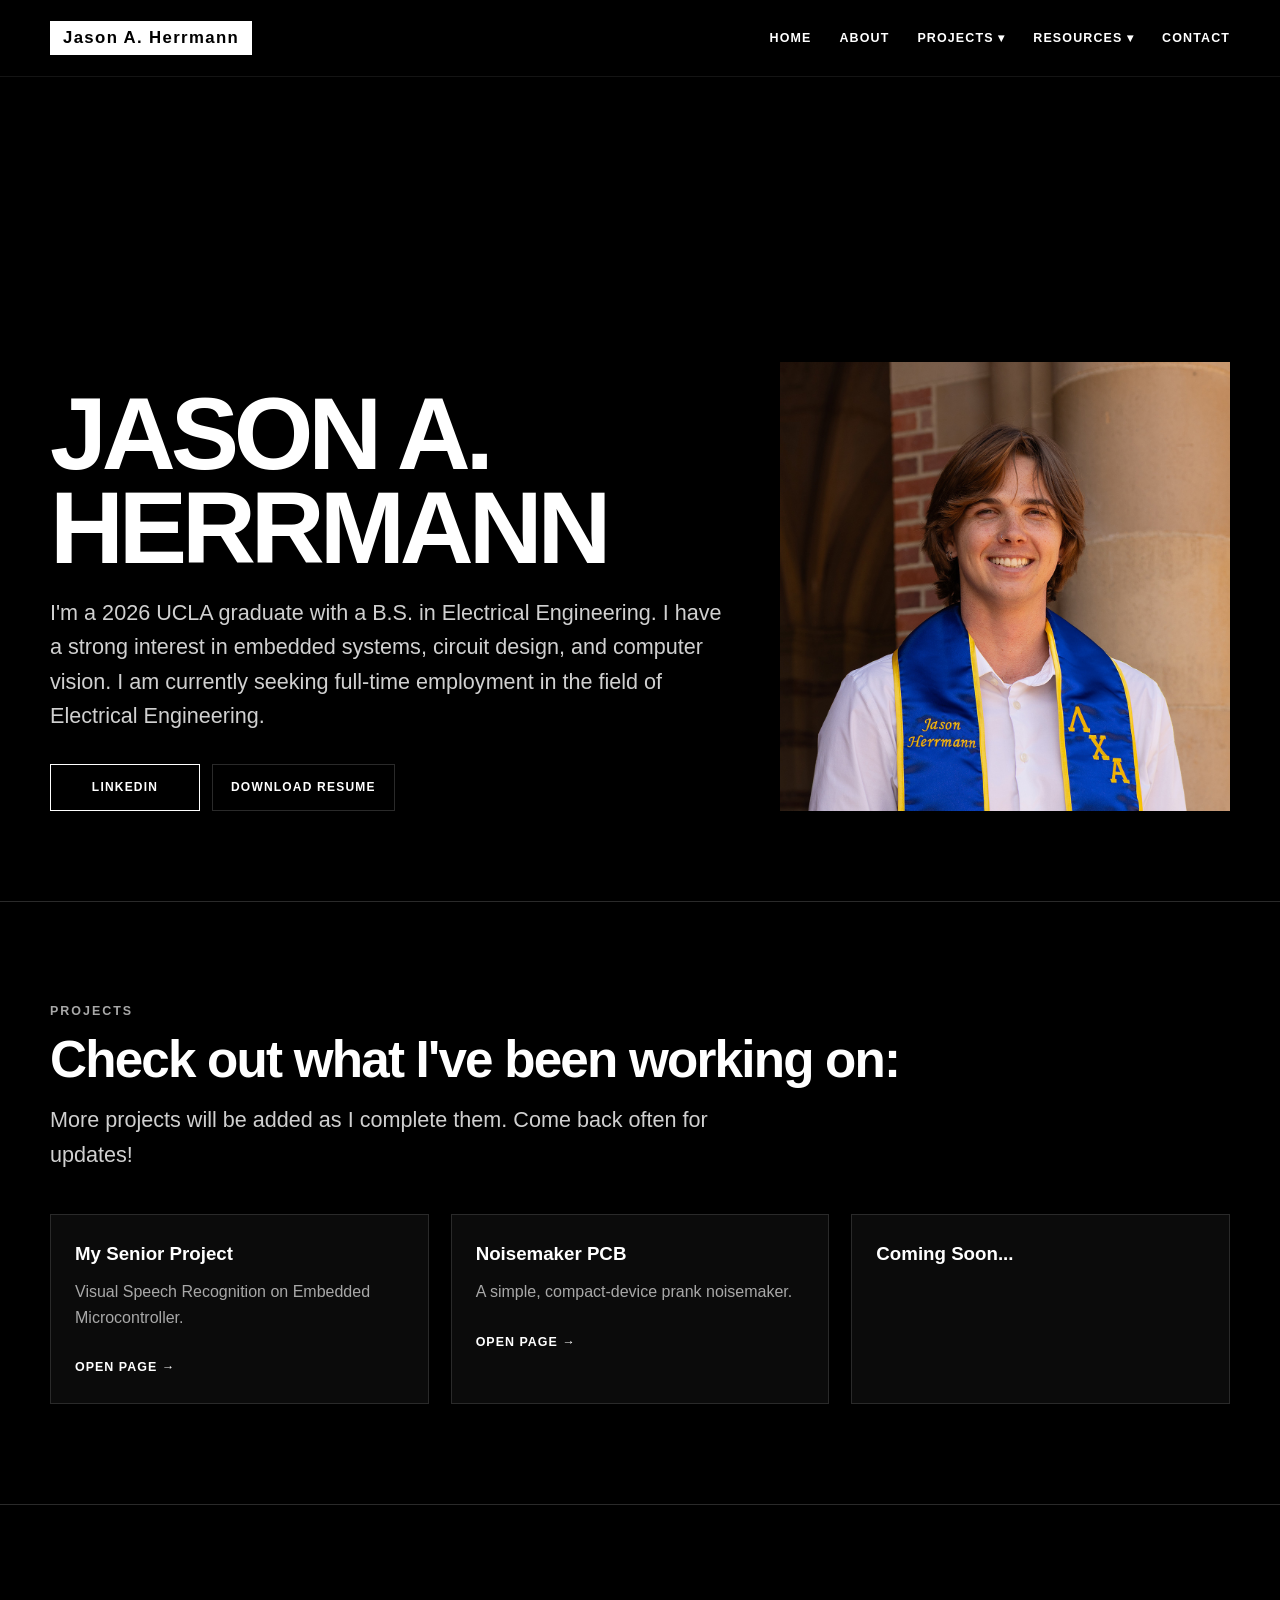
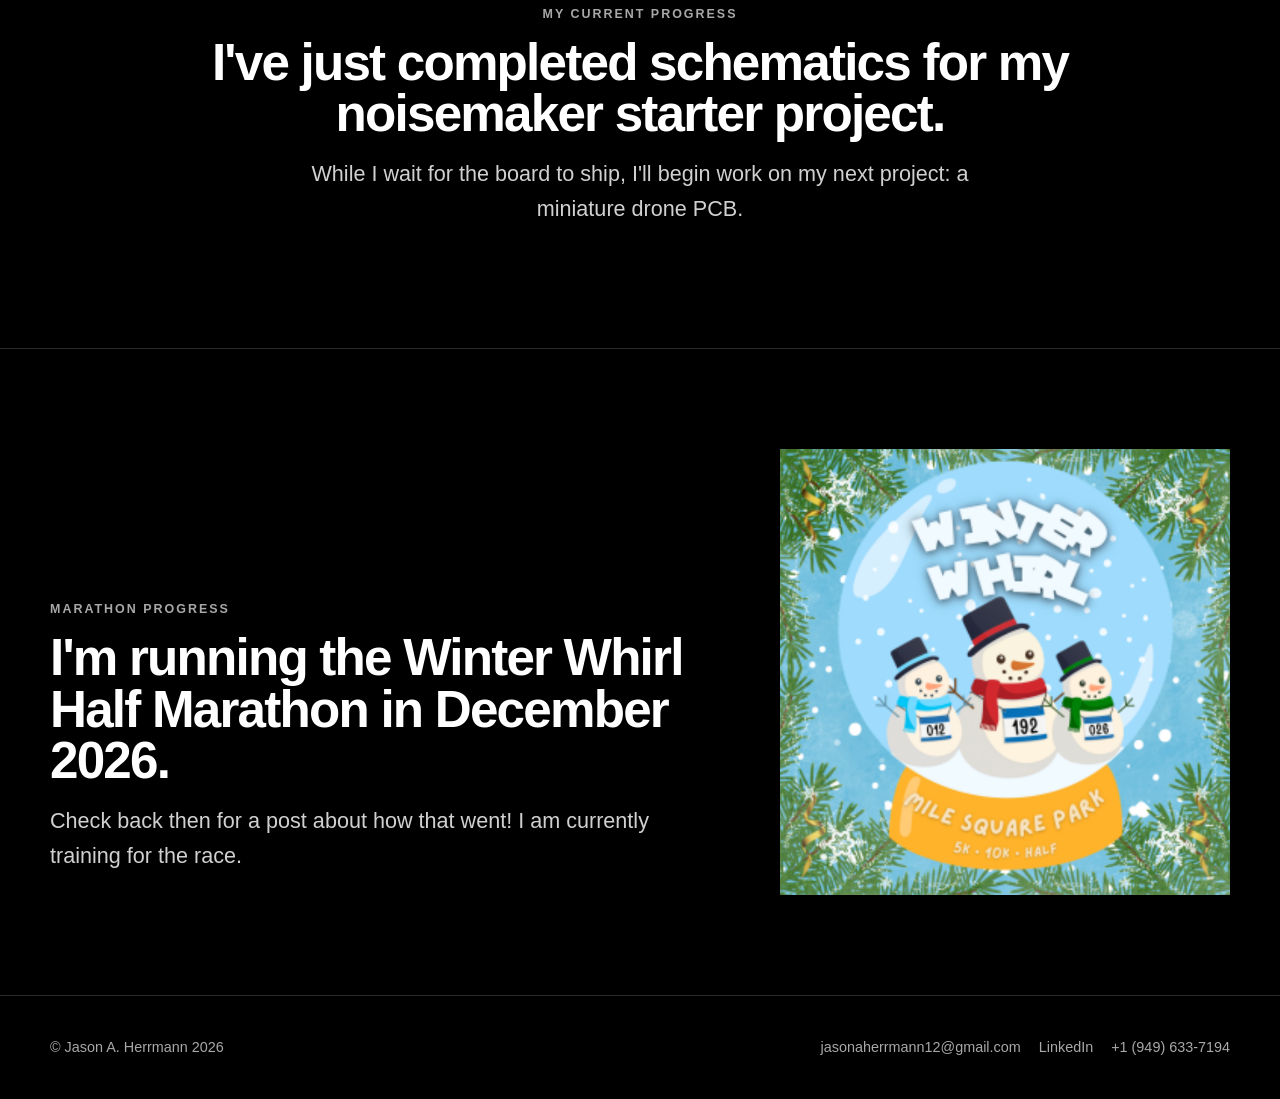
<file: index.html>
<!DOCTYPE html>
<html lang="en">
<head>
  <meta charset="UTF-8">
  <meta name="viewport" content="width=device-width, initial-scale=1.0">
  <meta name="description" content="Personal portfolio website main page.">
  <title>Home | Jason A. Herrmann's Portfolio</title>
  <link rel="stylesheet" href="assets/css/style.css">
</head>
<body>
<header class="site-header">
  <div class="container navbar">
    <a class="brand" href="index.html">Jason A. Herrmann</a>

    <button class="nav-toggle" aria-expanded="false" aria-label="Open navigation">
      MENU
    </button>

    <ul class="nav-links">
      <li><a href="index.html">Home</a></li>
      <li><a href="about.html">About</a></li>

      <li class="dropdown">
        <button class="dropdown-button" aria-expanded="false">Projects ▾</button>
        <ul class="dropdown-menu">
          <li><a href="page-one.html">My Senior Project</a></li>
          <li><a href="page-two.html">Noisemaker PCB</a></li>
          <li><a href="page-three.html">Coming Soon...</a></li>
        </ul>
      </li>

      <li class="dropdown">
        <button class="dropdown-button" aria-expanded="false">Resources ▾</button>
        <ul class="dropdown-menu">
          <li><a href="gallery.html">Gallery</a></li>
          <li><a href="downloads.html">Downloads</a></li>
        </ul>
      </li>

      <li><a href="contact.html">Contact</a></li>
    </ul>
  </div>
</header>

<main>
<section class="hero">
  <div class="container hero-grid">
    <div>
      <h1>JASON A. HERRMANN</h1>
      <p class="lead">
        I'm a 2026 UCLA graduate with a B.S. in Electrical Engineering. 
        I have a strong interest in embedded systems, circuit design, and computer vision. 
        I am currently seeking full-time employment in the field of Electrical Engineering.
      </p>

      <div class="button-row">
        <a class="button" href="https://www.linkedin.com/in/jason-a-herrmann/">LinkedIN</a>
        <a class="button secondary" href="assets/downloads/Jason Herrmann Resume 2026 Sept V2.pdf" download>Download Resume</a>
      </div>
    </div>

    <div>
      <div>
        <img src="assets/images/SquareProfile.jpg" alt="Description of image">
      </div>
    </div>
  </div>
</section>

<section class="section">
  <div class="container">
    <div class="section-header">
      <p class="kicker">Projects</p>
      <h2>Check out what I've been working on:</h2>
      <p class="lead">
        More projects will be added as I complete them. Come back often for updates!
      </p>
    </div>

    <div class="grid">
      <article class="card">
        <h3>My Senior Project</h3>
        <p>Visual Speech Recognition on Embedded Microcontroller.</p>
        <a class="text-link" href="page-one.html">Open Page →</a>
      </article>

      <article class="card">
        <h3>Noisemaker PCB</h3>
        <p>A simple, compact-device prank noisemaker.</p>
        <a class="text-link" href="page-two.html">Open Page →</a>
      </article>

      <article class="card">
        <h3>Coming Soon...</h3>
        <p></p>
        <a class="text-link" href="page-three.html"></a>
      </article>
    </div>
  </div>
</section>

<section class="section">
  <div class="centered-container">
    <div>
      <p class="kicker">My current progress</p>
      <h2>I've just completed schematics for my noisemaker starter project.</h2>
      <p class="lead">
        While I wait for the board to ship, I'll begin work on my next project: a miniature drone PCB.
      </p>
    </div>
  </div>
</section>

<section class="section">
  <div class="container hero-grid">
    <div>
      <p class="kicker">Marathon Progress</p>
      <h2>I'm running the Winter Whirl Half Marathon in December 2026.</h2>
      <p class="lead">
        Check back then for a post about how that went! I am currently training for the race.
      </p>
    </div>

      <img src="assets/images/Winter whirl half.png" alt="Winter Whirl Half Marathon">
    </div>
  </div>
</section>
</main>

<footer class="site-footer">
  <div class="container footer-inner">
    <span>© Jason A. Herrmann 2026</span>
    <div class="footer-links">
      <a href="mailto:jasonaherrmann12@gmail.com">jasonaherrmann12@gmail.com</a>
      <a href="https://www.linkedin.com/in/jason-a-herrmann/">LinkedIn</a>
      <a> +1 (949) 633-7194 </a>
    </div>
  </div>
</footer>

<script src="assets/js/main.js"></script>
</body>

<!-- Cloudflare Web Analytics --><script type='module' src='https://static.cloudflareinsights.com/beacon.min.js' data-cf-beacon='{"token": "ed3e31ca980144f69fb7b0af1544d131"}'></script><!-- End Cloudflare Web Analytics -->

</html>
</file>
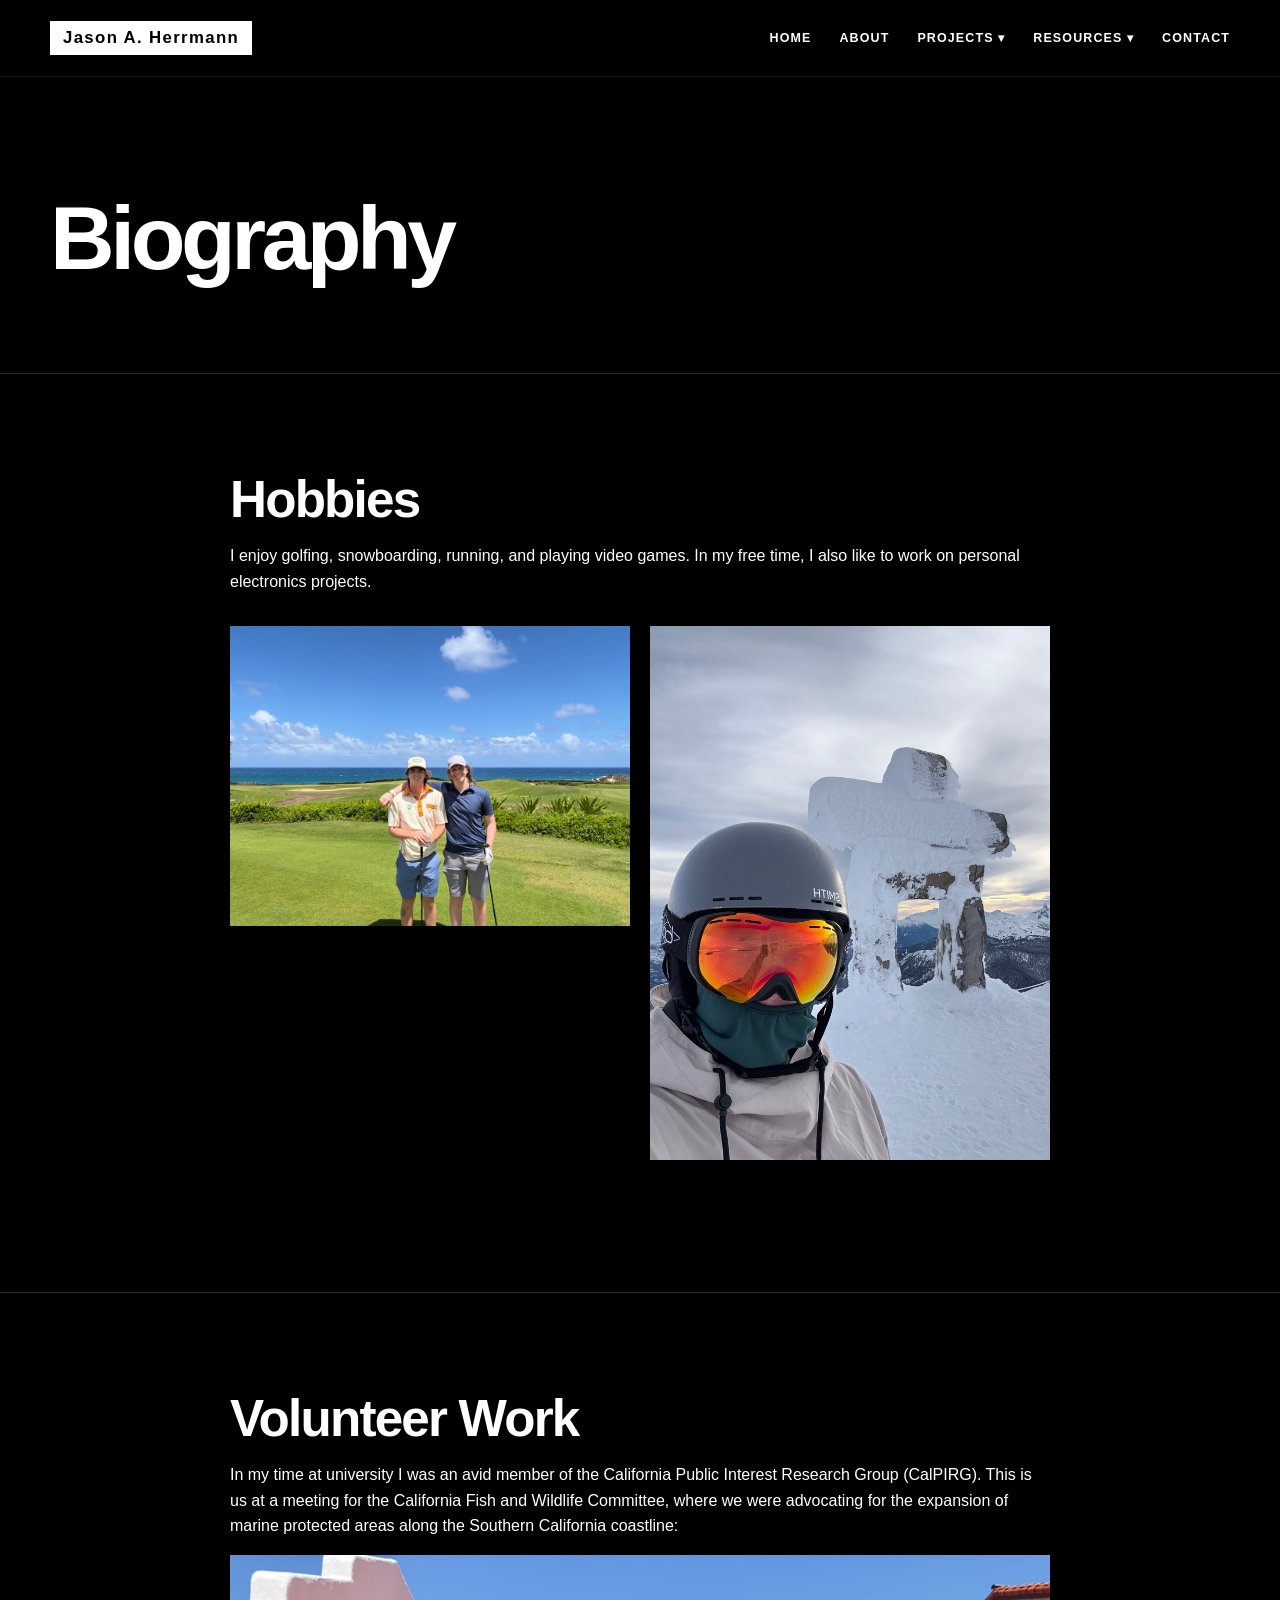
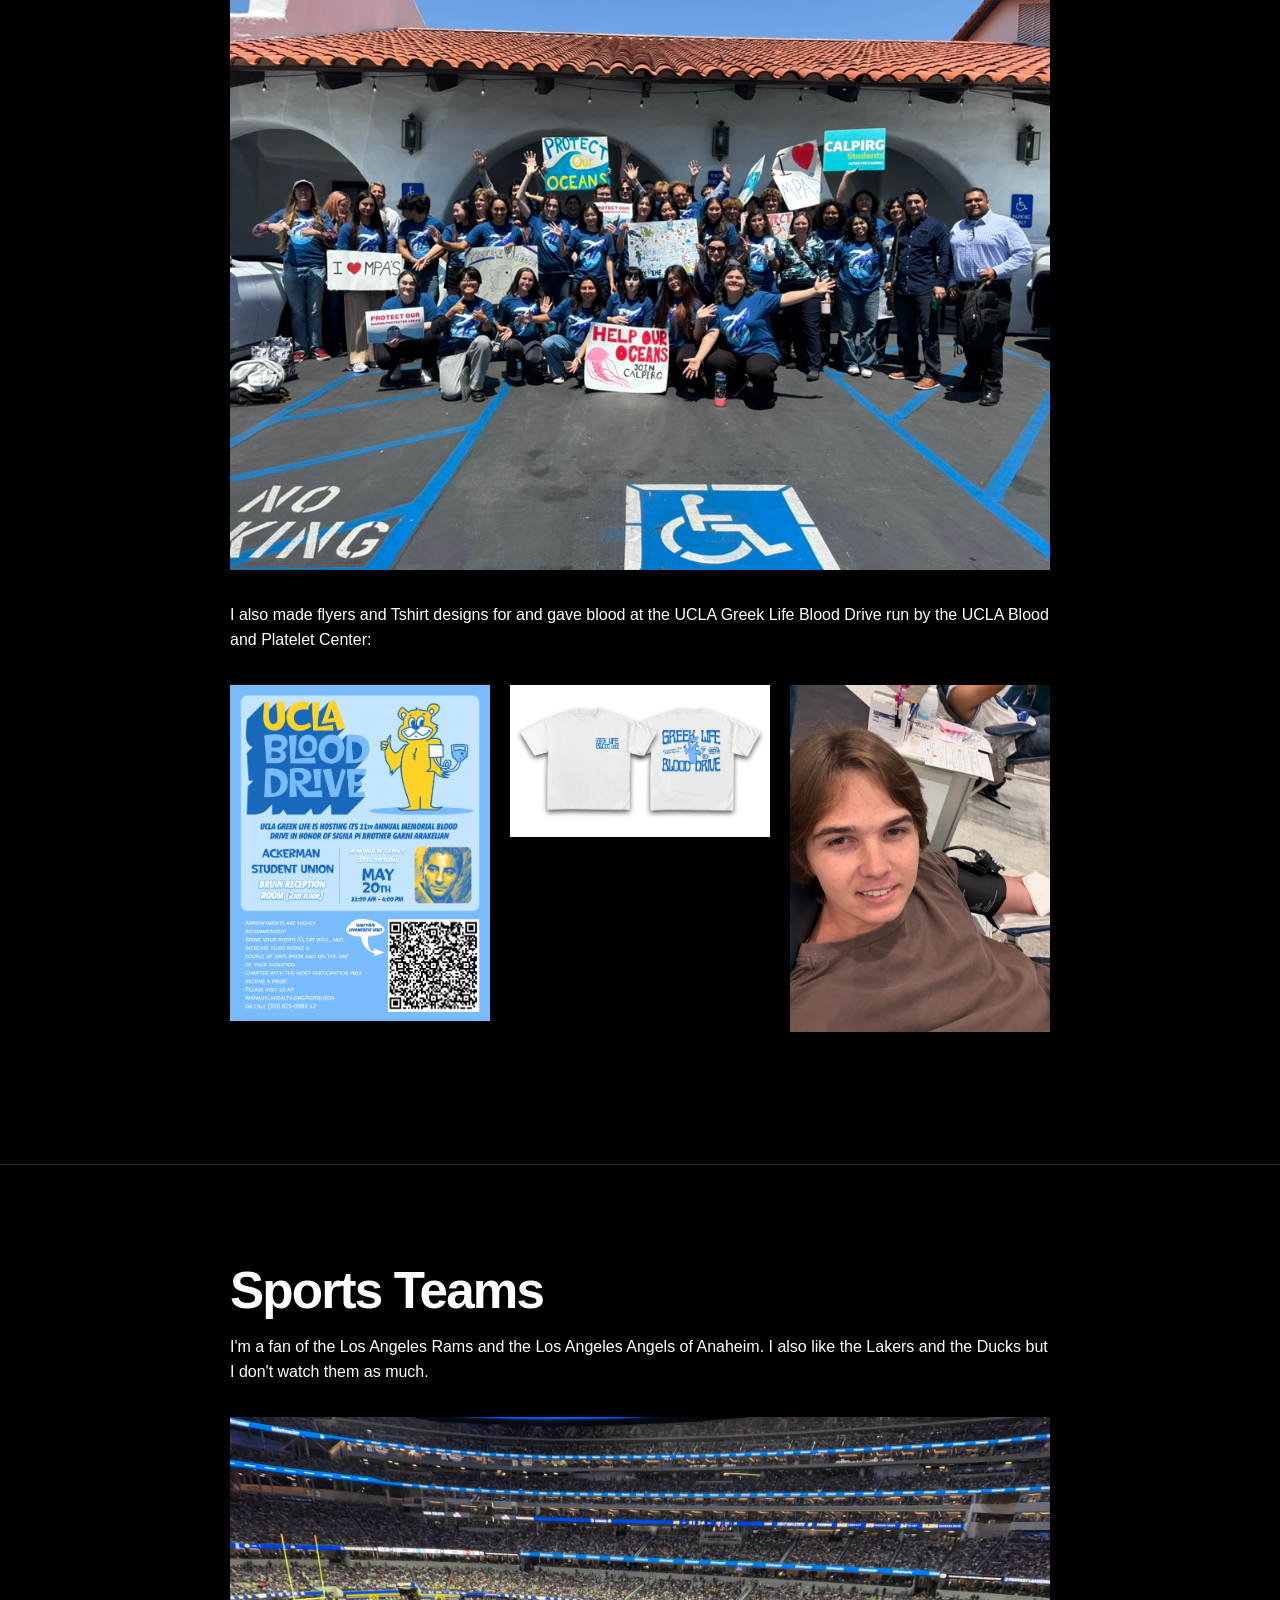
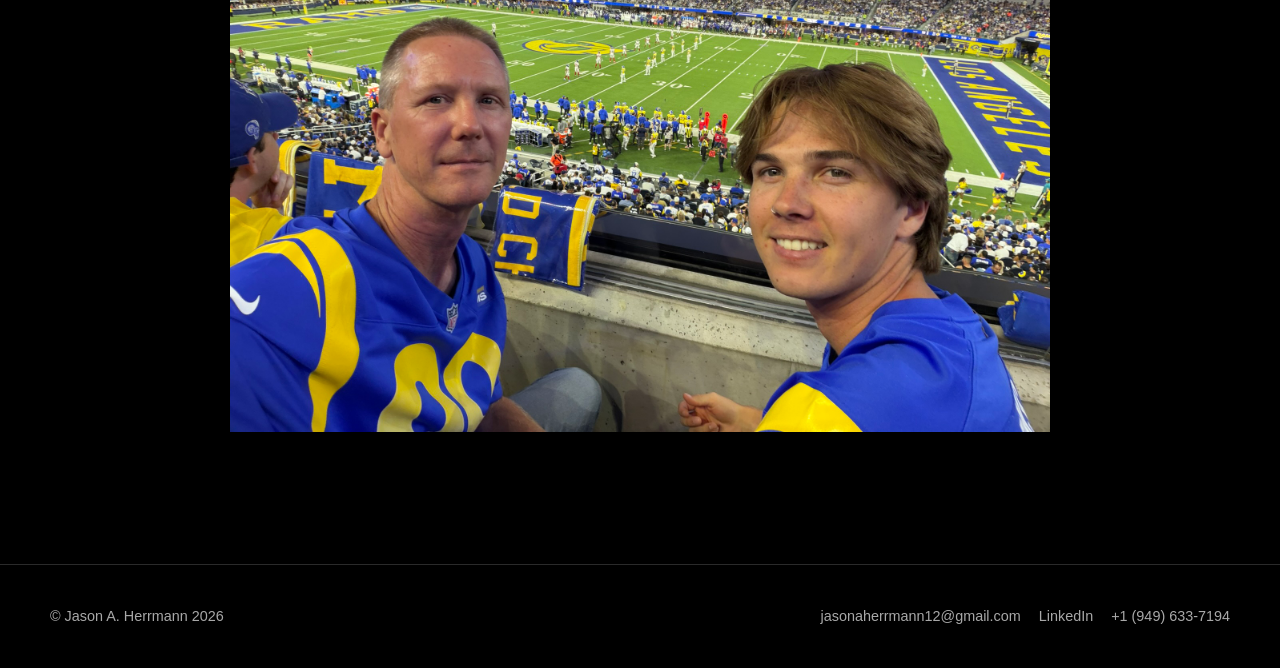
<file: about.html>
<!DOCTYPE html>
<html lang="en">
<head>
  <meta charset="UTF-8">
  <meta name="viewport" content="width=device-width, initial-scale=1.0">
  <meta name="description" content="Personal portfolio website about page">
  <title>About | Jason A. Herrmann</title>
  <link rel="stylesheet" href="assets/css/style.css">
</head>
<body>
<header class="site-header">
  <div class="container navbar">
    <a class="brand" href="index.html">Jason A. Herrmann</a>

    <button class="nav-toggle" aria-expanded="false" aria-label="Open navigation">
      MENU
    </button>

    <ul class="nav-links">
      <li><a href="index.html">Home</a></li>
      <li><a href="about.html">About</a></li>

      <li class="dropdown">
        <button class="dropdown-button" aria-expanded="false">Projects ▾</button>
        <ul class="dropdown-menu">
          <li><a href="page-one.html">My Senior Project</a></li>
          <li><a href="page-two.html">Noisemaker PCB</a></li>
          <li><a href="page-three.html">Coming Soon...</a></li>
        </ul>
      </li>

      <li class="dropdown">
        <button class="dropdown-button" aria-expanded="false">Resources ▾</button>
        <ul class="dropdown-menu">
          <li><a href="gallery.html">Gallery</a></li>
          <li><a href="downloads.html">Downloads</a></li>
        </ul>
      </li>

      <li><a href="contact.html">Contact</a></li>
    </ul>
  </div>
</header>

<main>
<section class="page-header">
  <div class="container">
    <h1>Biography</h1>
    <p class="lead"></p>
  </div>
</section>

<section class="section narrow">
  <div class="container">
    <h2>Hobbies</h2>
    <p>
      I enjoy golfing, snowboarding, running, and playing video games. In my free time, I also like to work on personal electronics projects.
    </p>


    <div class="image-grid">

      <div class="image-grid-item">
        <img src="assets/images/2EDFD85B-F561-4D32-BCDA-564D6F99ACD9_1_105_c.jpeg" alt="GLBD Flyer">
      </div>

      <div class="image-grid-item">
        <img src="assets/images/7010D9CD-EB08-46C2-A927-7DC65FD86001_1_105_c.jpeg" alt="Description">
      </div>

    </div>
  </div>
</section>
</main>

<section class="section narrow">
  <div class="container">
    <h2>Volunteer Work</h2>
    <p>
      In my time at university I was an avid member of the California Public Interest Research Group (CalPIRG). 
      This is us at a meeting for the California Fish and Wildlife Committee, where we were advocating for the expansion of marine protected areas along the Southern California coastline:
    </p>

    <img src="assets/images/DCB1811D-4AA2-430B-A064-78D9CB89F414_1_105_c.jpeg" alt="CalPIRG">

    <p>
      I also made flyers and Tshirt designs for and gave blood at the UCLA Greek Life Blood Drive run by the UCLA Blood and Platelet Center:
    </p>

    <div class="image-grid three">

      <div class="image-grid-item">
        <img src="assets/images/blooddriveflyerealfinal.png" alt="GLBD Flyer">
      </div>

      <div class="image-grid-item">
        <img src="assets/images/GLBDSHIRTWINNER.jpg" alt="Description">
      </div>

      <div class="image-grid-item">
        <img src="assets/images/604127F8-E9F1-4974-9B8A-3BD536B4B2F2_1_105_c.jpeg" alt="Me giving blood">
      </div>

    </div>


  </div>
</section>
</main>

<section class="section narrow">
  <div class="container">
    <h2>Sports Teams</h2>

    <p>
      I'm a fan of the Los Angeles Rams and the Los Angeles Angels of Anaheim. I also like the Lakers and the Ducks but I don't watch them as much.
    </p>


      <div class="image-grid-item">
        <img src="assets/images/1970C40C-029B-4D54-B694-C13305D38E5D_1_102_o.jpeg" alt="Rams Game v Giants">
      </div>


</div>
</section>
</main>

<footer class="site-footer">
  <div class="container footer-inner">
    <span>© Jason A. Herrmann 2026</span>
    <div class="footer-links">
      <a href="mailto:jasonaherrmann12@gmail.com">jasonaherrmann12@gmail.com</a>
      <a href="https://www.linkedin.com/in/jason-a-herrmann/">LinkedIn</a>
      <a> +1 (949) 633-7194 </a>
    </div>
  </div>
</footer>

<script src="assets/js/main.js"></script>
</body>

<!-- Cloudflare Web Analytics --><script type='module' src='https://static.cloudflareinsights.com/beacon.min.js' data-cf-beacon='{"token": "ed3e31ca980144f69fb7b0af1544d131"}'></script><!-- End Cloudflare Web Analytics -->

</html>
</file>
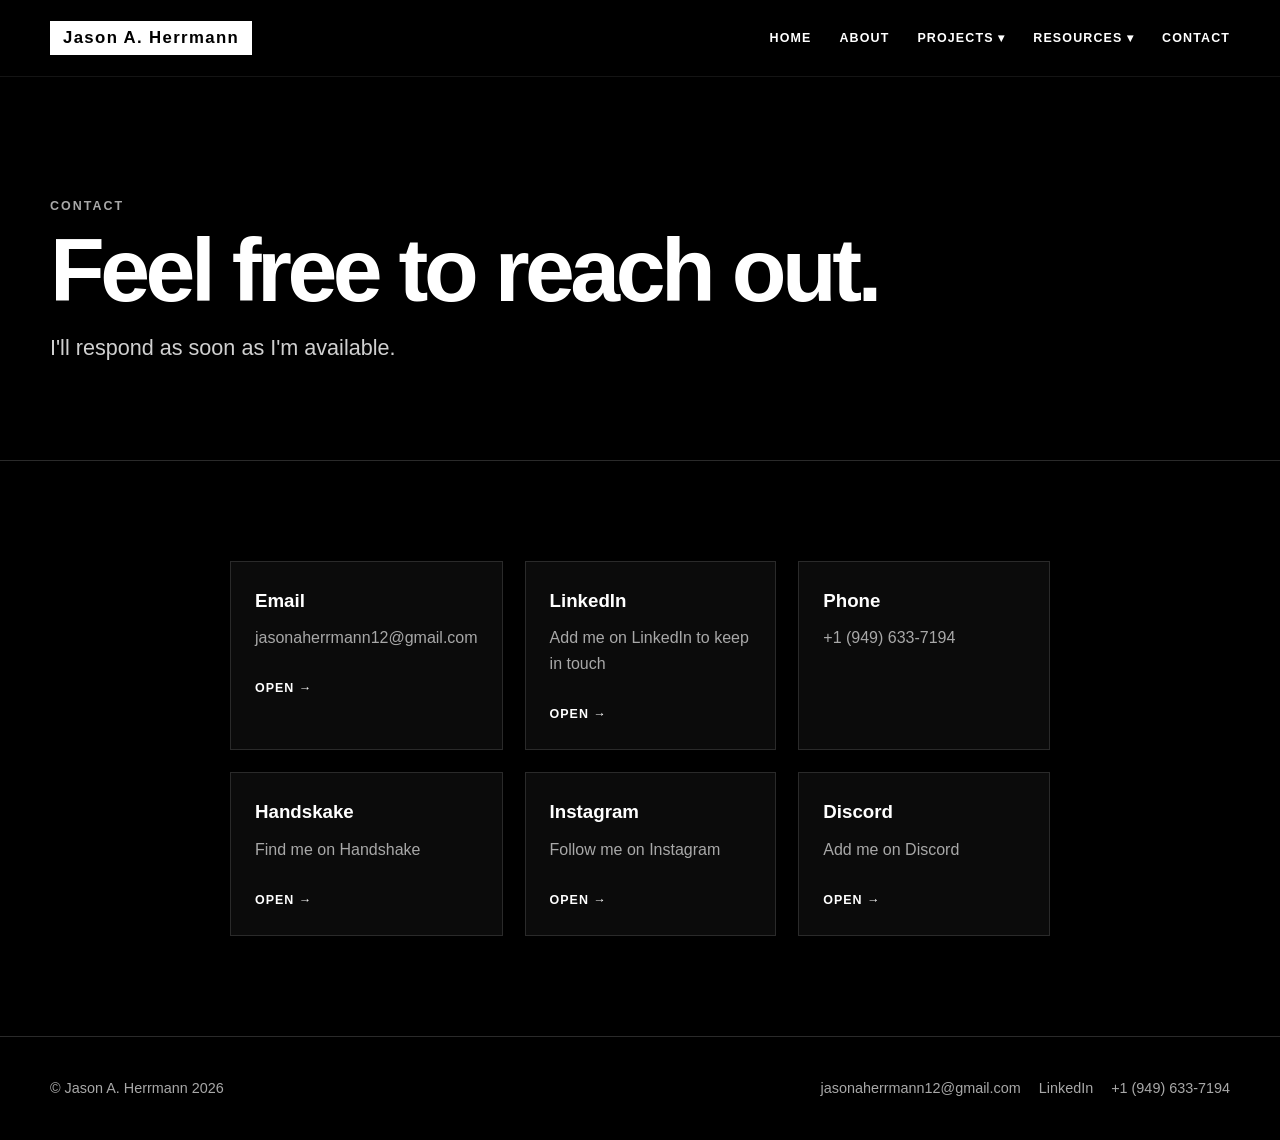
<file: contact.html>
<!DOCTYPE html>
<html lang="en">
<head>
  <meta charset="UTF-8">
  <meta name="viewport" content="width=device-width, initial-scale=1.0">
  <meta name="description" content="Personal portfolio website contact page">
  <title>Contact | Jason A. Herrmann's Portfolio</title>
  <link rel="stylesheet" href="assets/css/style.css">
</head>
<body>
<header class="site-header">
  <div class="container navbar">
    <a class="brand" href="index.html">Jason A. Herrmann</a>

    <button class="nav-toggle" aria-expanded="false" aria-label="Open navigation">
      MENU
    </button>

    <ul class="nav-links">
      <li><a href="index.html">Home</a></li>
      <li><a href="about.html">About</a></li>

      <li class="dropdown">
        <button class="dropdown-button" aria-expanded="false">Projects ▾</button>
        <ul class="dropdown-menu">
          <li><a href="page-one.html">My Senior Project</a></li>
          <li><a href="page-two.html">Noisemaker PCB</a></li>
          <li><a href="page-three.html">Coming Soon...</a></li>
        </ul>
      </li>

      <li class="dropdown">
        <button class="dropdown-button" aria-expanded="false">Resources ▾</button>
        <ul class="dropdown-menu">
          <li><a href="gallery.html">Gallery</a></li>
          <li><a href="downloads.html">Downloads</a></li>
        </ul>
      </li>

      <li><a href="contact.html">Contact</a></li>
    </ul>
  </div>
</header>

<main>
<section class="page-header">
  <div class="container">
    <p class="kicker">CONTACT</p>
    <h1>Feel free to reach out.</h1>
    <p class="lead">I'll respond as soon as I'm available.</p>
  </div>
</section>

<section class="section narrow">
  <div class="container">
    <div class="grid">
      <article class="card">
        <h3>Email</h3>
        <p>jasonaherrmann12@gmail.com</p>
        <a class="text-link" href="mailto:jasonaherrmann12@gmail.com">OPEN →</a>
      </article>

      <article class="card">
        <h3>LinkedIn</h3>
        <p>Add me on LinkedIn to keep in touch</p>
        <a class="text-link" href="https://www.linkedin.com/in/jason-a-herrmann/">Open →</a>
      </article>

      <article class="card">
        <h3>Phone</h3>
        <p>+1 (949) 633-7194</p>
      </article>

      <article class="card">
        <h3>Handskake</h3>
        <p>Find me on Handshake</p>
        <a class="text-link" href="https://app.joinhandshake.com/profiles/jasonaherrmann">Open →</a>
      </article>

      <article class="card">
        <h3>Instagram</h3>
        <p>Follow me on Instagram</p>
        <a class="text-link" href="https://www.instagram.com/jasonherrmann/">Open →</a>
      </article>

      <article class="card">
        <h3>Discord</h3>
        <p>Add me on Discord</p>
        <a class="text-link" href="https://discord.com/users/616720618490167323">Open →</a>
      </article>

      

    </div>
  </div>
</section>
</main>

<footer class="site-footer">
  <div class="container footer-inner">
    <span>© Jason A. Herrmann 2026</span>
    <div class="footer-links">
      <a href="mailto:jasonaherrmann12@gmail.com">jasonaherrmann12@gmail.com</a>
      <a href="https://www.linkedin.com/in/jason-a-herrmann/">LinkedIn</a>
      <a> +1 (949) 633-7194 </a>
    </div>
  </div>
</footer>

<script src="assets/js/main.js"></script>
</body>

<!-- Cloudflare Web Analytics --><script type='module' src='https://static.cloudflareinsights.com/beacon.min.js' data-cf-beacon='{"token": "ed3e31ca980144f69fb7b0af1544d131"}'></script><!-- End Cloudflare Web Analytics -->

</html>
</file>
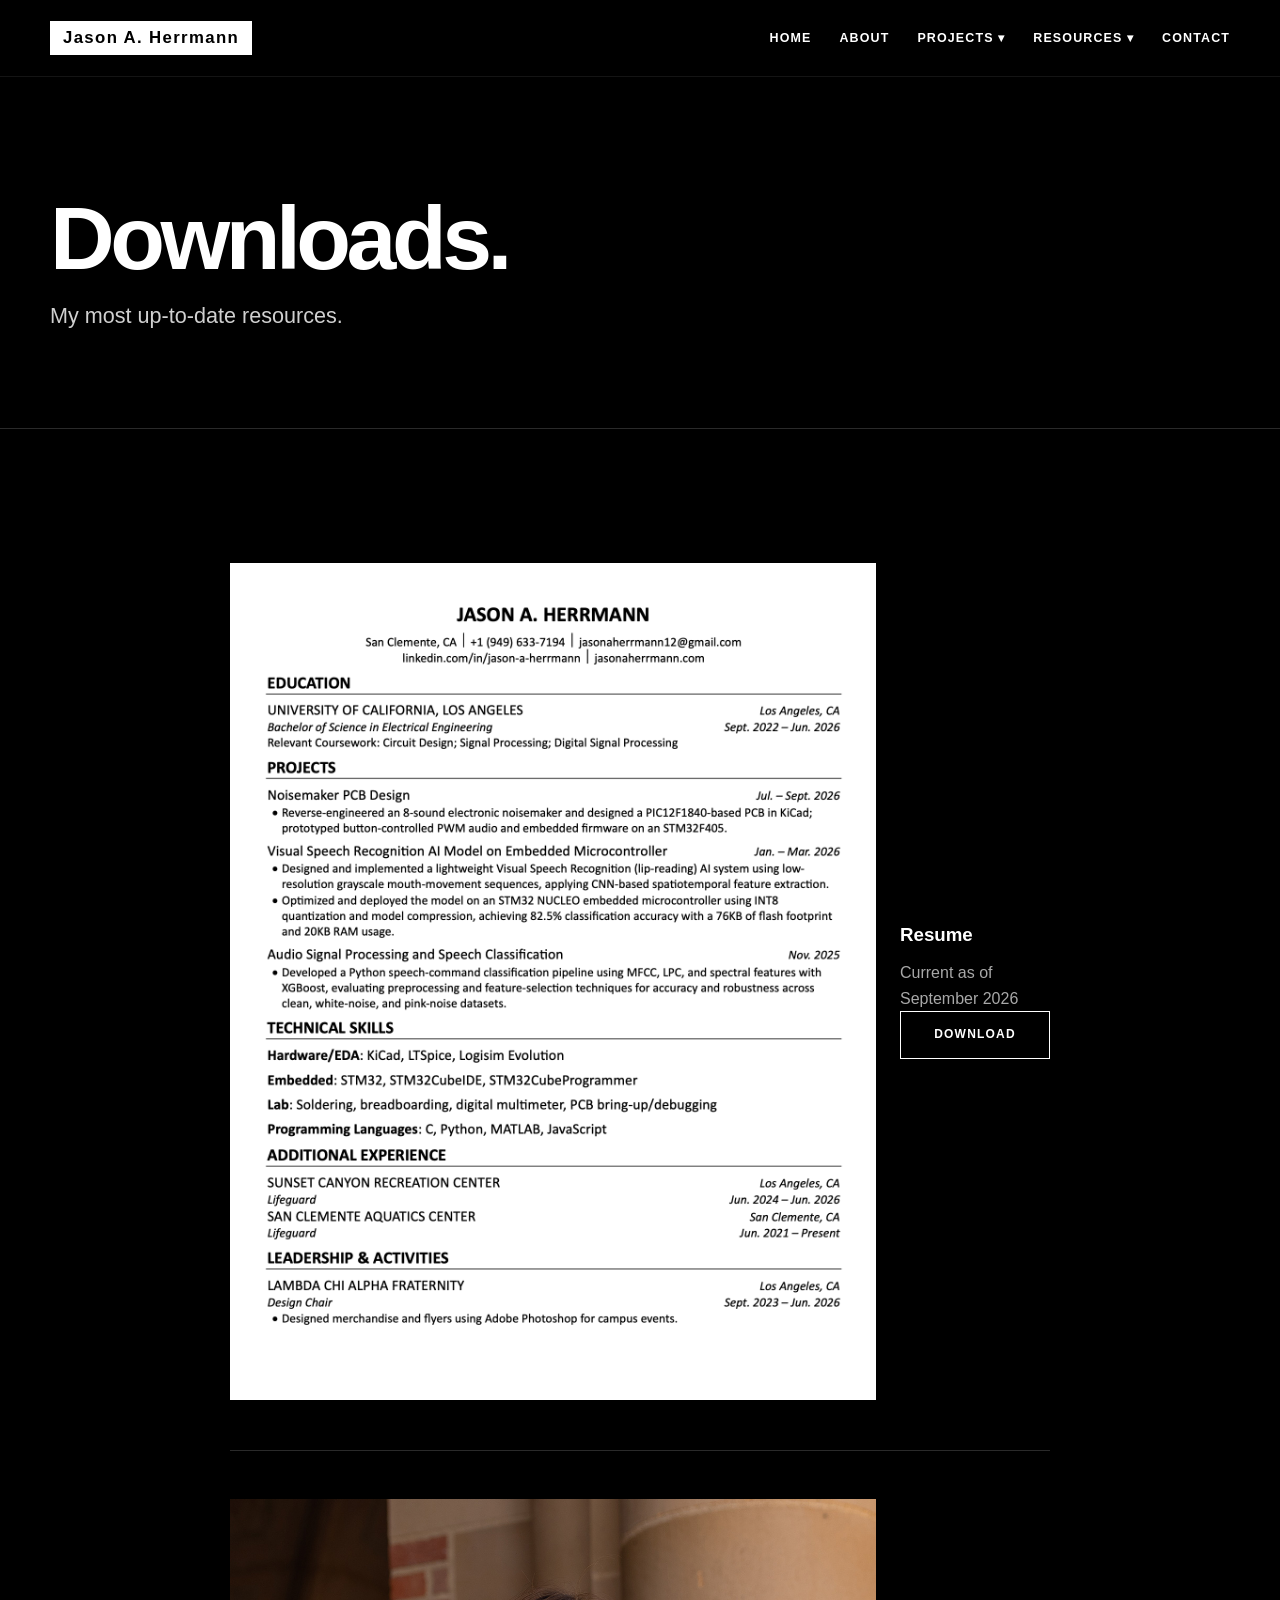
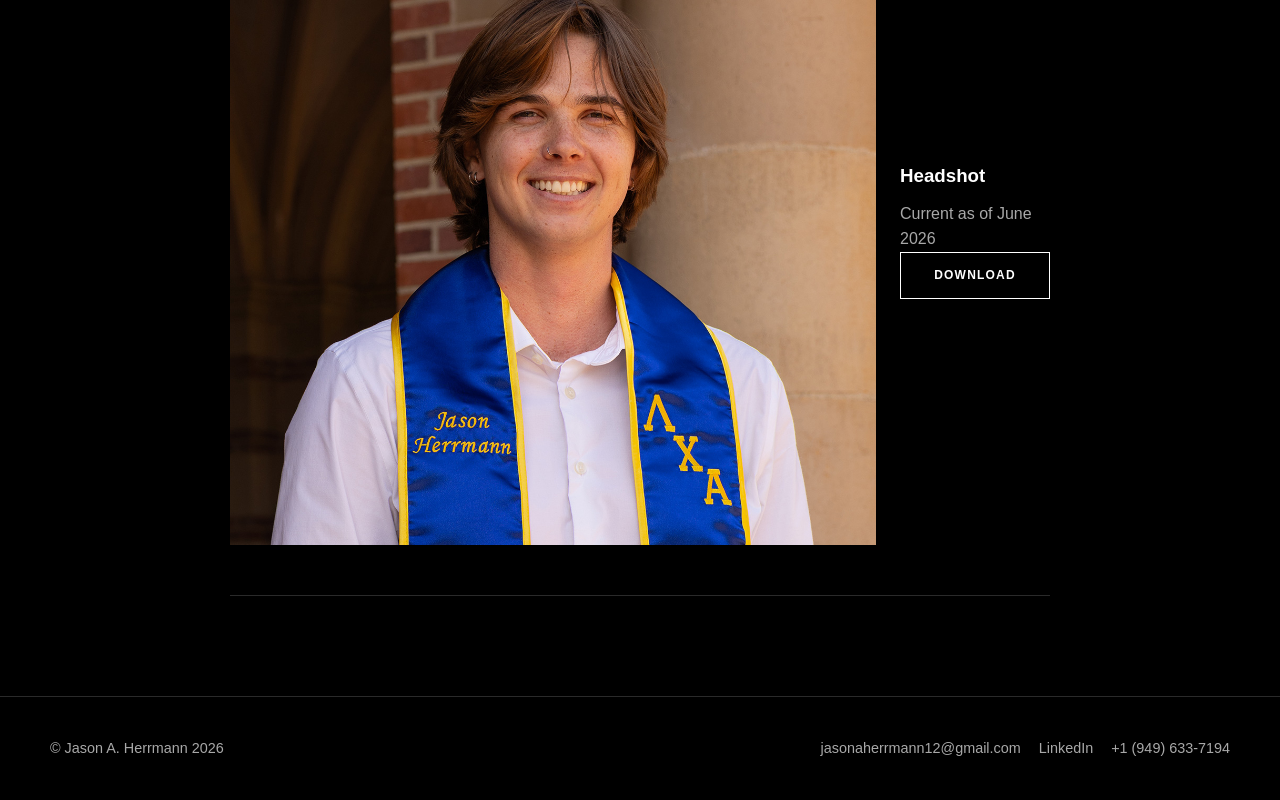
<file: downloads.html>
<!DOCTYPE html>
<html lang="en">
<head>
  <meta charset="UTF-8">
  <meta name="viewport" content="width=device-width, initial-scale=1.0">
  <meta name="description" content="Personal portfolio website downloads page.">
  <title>Downloads | Jason A. Herrmann's Portfolio</title>
  <link rel="stylesheet" href="assets/css/style.css">
</head>
<body>
<header class="site-header">
  <div class="container navbar">
    <a class="brand" href="index.html">Jason A. Herrmann</a>

    <button class="nav-toggle" aria-expanded="false" aria-label="Open navigation">
      MENU
    </button>

    <ul class="nav-links">
      <li><a href="index.html">Home</a></li>
      <li><a href="about.html">About</a></li>

      <li class="dropdown">
        <button class="dropdown-button" aria-expanded="false">Projects ▾</button>
        <ul class="dropdown-menu">
          <li><a href="page-one.html">My Senior Project</a></li>
          <li><a href="page-two.html">Noisemaker PCB</a></li>
          <li><a href="page-three.html">Coming Soon...</a></li>
        </ul>
      </li>

      <li class="dropdown">
        <button class="dropdown-button" aria-expanded="false">Resources ▾</button>
        <ul class="dropdown-menu">
          <li><a href="gallery.html">Gallery</a></li>
          <li><a href="downloads.html">Downloads</a></li>
        </ul>
      </li>

      <li><a href="contact.html">Contact</a></li>
    </ul>
  </div>
</header>

<main>
<section class="page-header">
  <div class="container">
    <h1>Downloads.</h1>
    <p class="lead">
      My most up-to-date resources.
    </p>
  </div>
</section>

<section class="section narrow">
  <div class="container">
    <div class="download-list">

      <!-- Resume -->
      <div class="download-item download-with-preview">

        <div class="download-preview">
          <img
            src="assets/downloads/resume-preview-sept-2026-v2.png"
            alt="Preview of Jason Herrmann resume"
          >
        </div>

        <div class="download-info">
          <h3>Resume</h3>
          <p>Current as of September 2026
          </p>


          <a
            class="button"
            href="assets/downloads/Jason Herrmann Resume 2026 Sept V2.pdf"
            download
          >
            Download
          </a>
        </div>

      </div>


      <!-- Headshot -->
      <div class="download-item download-with-preview">

        <div class="download-preview headshot-preview">
          <img
            src="assets/downloads/SquareProfile.jpg"
            alt="Jason Herrmann headshot"
          >
        </div>

        <div class="download-info">
          <h3>Headshot</h3>
          <p>Current as of June 2026</p>

          <a
            class="button"
            href="assets/downloads/SquareProfile.jpg"
            download
          >
            Download
          </a>
        </div>

      </div>

    </div>
  </div>
</section>

<footer class="site-footer">
  <div class="container footer-inner">
    <span>© Jason A. Herrmann 2026</span>
    <div class="footer-links">
      <a href="mailto:jasonaherrmann12@gmail.com">jasonaherrmann12@gmail.com</a>
      <a href="https://www.linkedin.com/in/jason-a-herrmann/">LinkedIn</a>
      <a> +1 (949) 633-7194 </a>
    </div>
  </div>
</footer>

<script src="assets/js/main.js"></script>
</body>

<!-- Cloudflare Web Analytics --><script type='module' src='https://static.cloudflareinsights.com/beacon.min.js' data-cf-beacon='{"token": "ed3e31ca980144f69fb7b0af1544d131"}'></script><!-- End Cloudflare Web Analytics -->

</html>
</file>
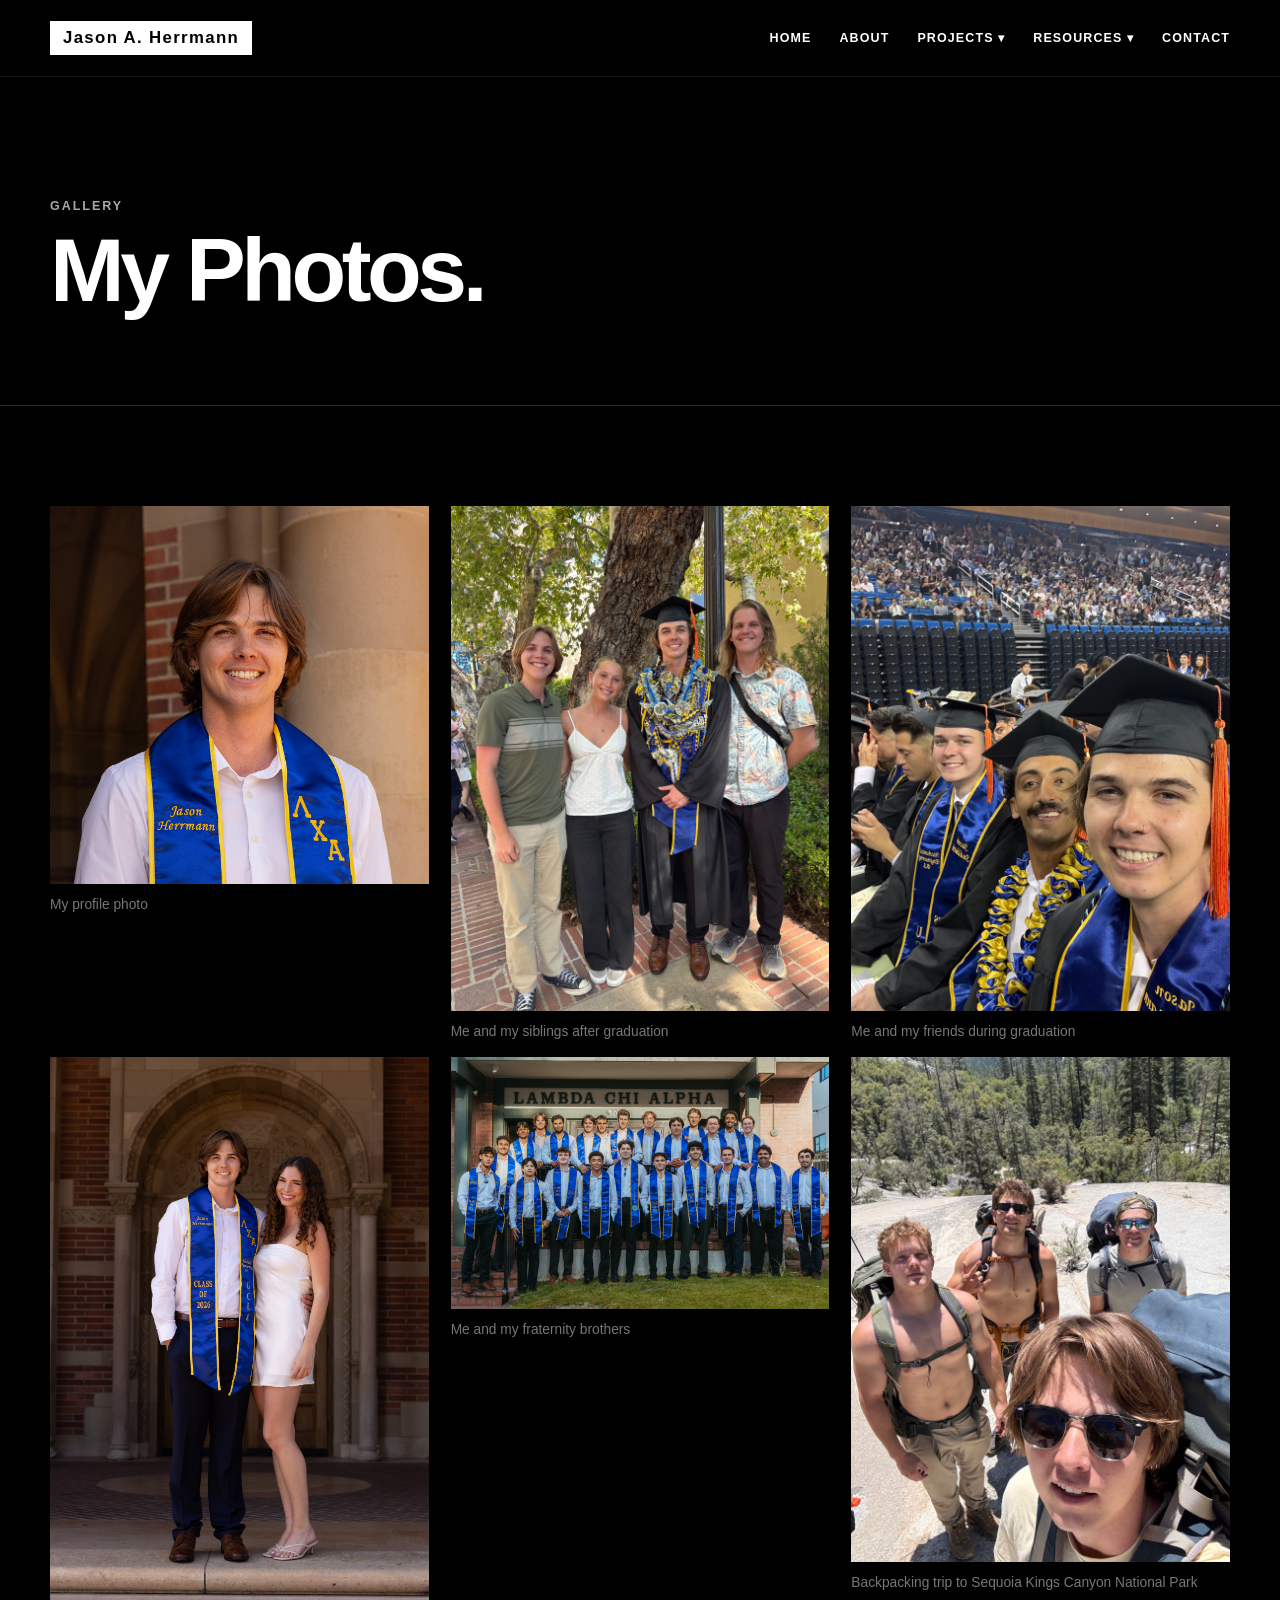
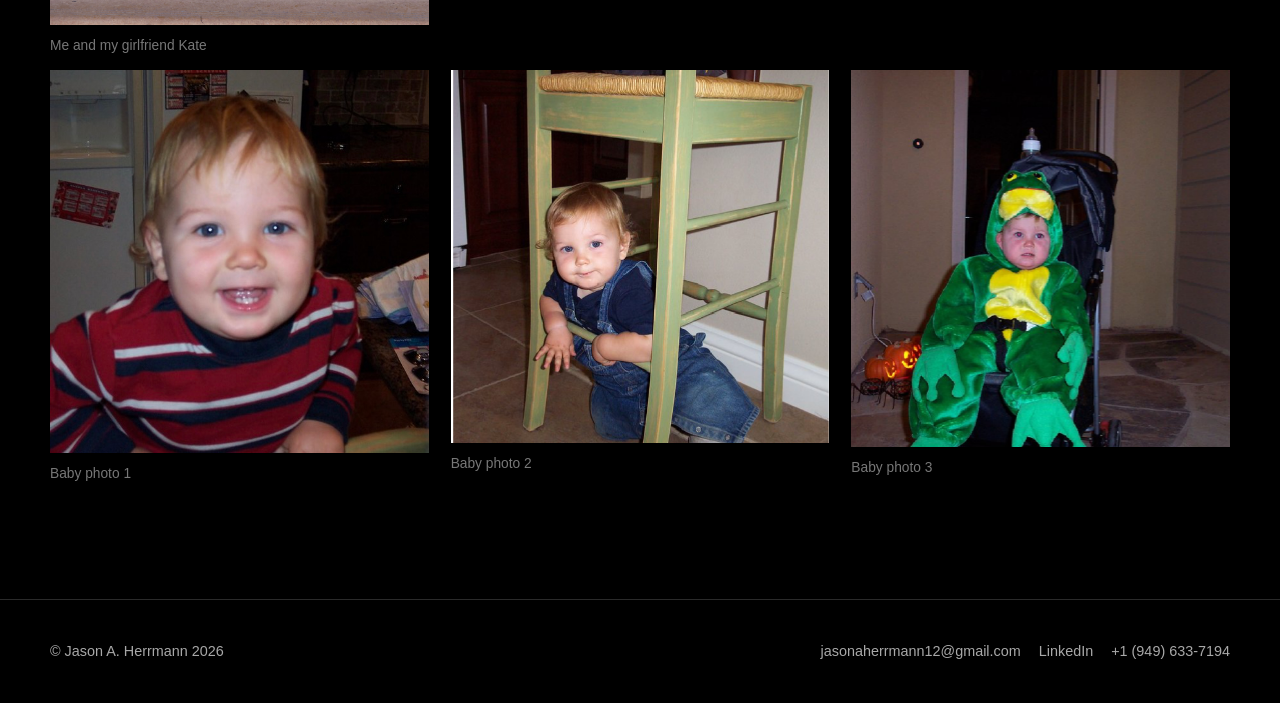
<file: gallery.html>
<!DOCTYPE html>
<html lang="en">
<head>
  <meta charset="UTF-8">
  <meta name="viewport" content="width=device-width, initial-scale=1.0">
  <meta name="description" content="Personal portfolio website image gallery page.">
  <title>Gallery | Jason A. Herrmann's Portfolio</title>
  <link rel="stylesheet" href="assets/css/style.css">
</head>
<body>
<header class="site-header">
  <div class="container navbar">
    <a class="brand" href="index.html">Jason A. Herrmann</a>

    <button class="nav-toggle" aria-expanded="false" aria-label="Open navigation">
      MENU
    </button>

    <ul class="nav-links">
      <li><a href="index.html">Home</a></li>
      <li><a href="about.html">About</a></li>

      <li class="dropdown">
        <button class="dropdown-button" aria-expanded="false">Projects ▾</button>
        <ul class="dropdown-menu">
          <li><a href="page-one.html">My Senior Project</a></li>
          <li><a href="page-two.html">Noisemaker PCB</a></li>
          <li><a href="page-three.html">Coming Soon...</a></li>
        </ul>
      </li>

      <li class="dropdown">
        <button class="dropdown-button" aria-expanded="false">Resources ▾</button>
        <ul class="dropdown-menu">
          <li><a href="gallery.html">Gallery</a></li>
          <li><a href="downloads.html">Downloads</a></li>
        </ul>
      </li>

      <li><a href="contact.html">Contact</a></li>
    </ul>
  </div>
</header>

<main>
<section class="page-header">
  <div class="container">
    <p class="kicker">GALLERY</p>
    <h1>My Photos.</h1>
    <p class="lead"></p>
  </div>
</section>

<section class="section">
  <div class="container grid">
    <div>
      <img src="assets/images/SquareProfile.jpg" alt="My profile photo">
      <p class="caption">My profile photo</p>
    </div>
    <div>
      <img src="assets/images/0BB44119-4351-4310-AB6F-22E79AA25D9D_1_102_o.jpeg" alt="Me and my siblings after my graduation">
      <p class="caption">Me and my siblings after graduation</p>
    </div>
    <div>
      <img src="assets/images/66BA56A0-6C2F-4AE8-AC9A-7B8E78AB0D6D_1_105_c.jpeg" alt="Me and my friends during graduation">
      <p class="caption">Me and my friends during graduation</p>
    </div>
  </div>
  <div class="container grid">
    <div>
      <img src="assets/images/AJ5A1067.jpg" alt="Me and my girlfriend">
      <p class="caption">Me and my girlfriend Kate</p>
    </div>
    <div>
      <img src="assets/images/F02EBC4B-0C72-4C0A-A655-42AF11E202D9_1_105_c.jpeg" alt="Me and my fraternity brothers">
      <p class="caption">Me and my fraternity brothers</p>
    </div>
    <div>
      <img src="assets/images/7D2BEE63-C454-4705-9D1C-DFB156B780AD_1_102_o.jpeg" alt="Backpacking trip">
      <p class="caption">Backpacking trip to Sequoia Kings Canyon National Park</p>
    </div>
  </div>
  <div class="container grid">
    <div>
      <img src="assets/images/638DE866-B905-42A2-9C84-30A5F5B0854C_1_201_a.jpeg" alt="Baby photo 1">
      <p class="caption">Baby photo 1</p>
    </div>
    <div>
      <img src="assets/images/AD3D6B90-4177-4A1E-AD84-D1787D1878E9.jpeg" alt="Baby Photo 2">
      <p class="caption">Baby photo 2</p>
    </div>
    <div>
      <img src="assets/images/E025A744-2612-4396-8083-F585845C8226.jpeg" alt="Baby Photo 3">
      <p class="caption">Baby photo 3</p>
    </div>
  </div>
</section>



</main>

<footer class="site-footer">
  <div class="container footer-inner">
    <span>© Jason A. Herrmann 2026</span>
    <div class="footer-links">
      <a href="mailto:jasonaherrmann12@gmail.com">jasonaherrmann12@gmail.com</a>
      <a href="https://www.linkedin.com/in/jason-a-herrmann/">LinkedIn</a>
      <a> +1 (949) 633-7194 </a>
    </div>
  </div>
</footer>

<script src="assets/js/main.js"></script>
</body>

<!-- Cloudflare Web Analytics --><script type='module' src='https://static.cloudflareinsights.com/beacon.min.js' data-cf-beacon='{"token": "ed3e31ca980144f69fb7b0af1544d131"}'></script><!-- End Cloudflare Web Analytics -->

</html>
</file>
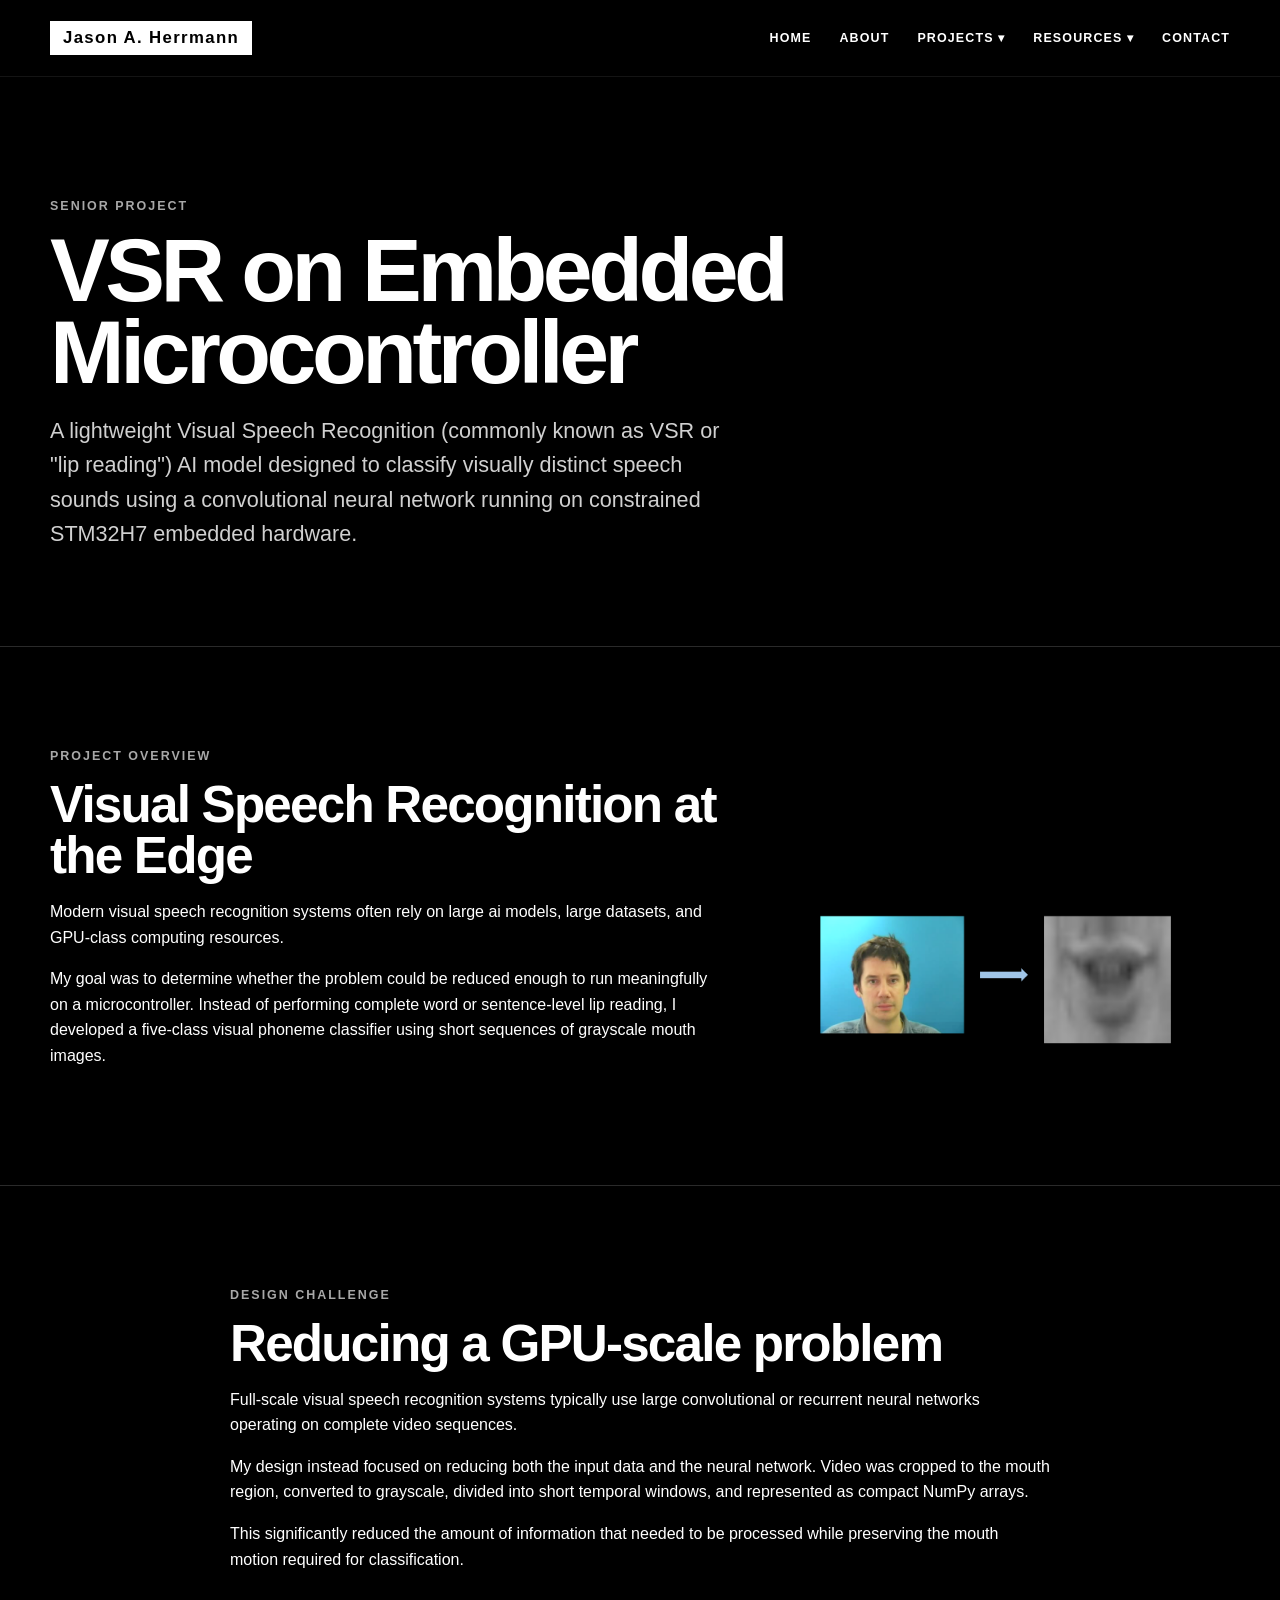
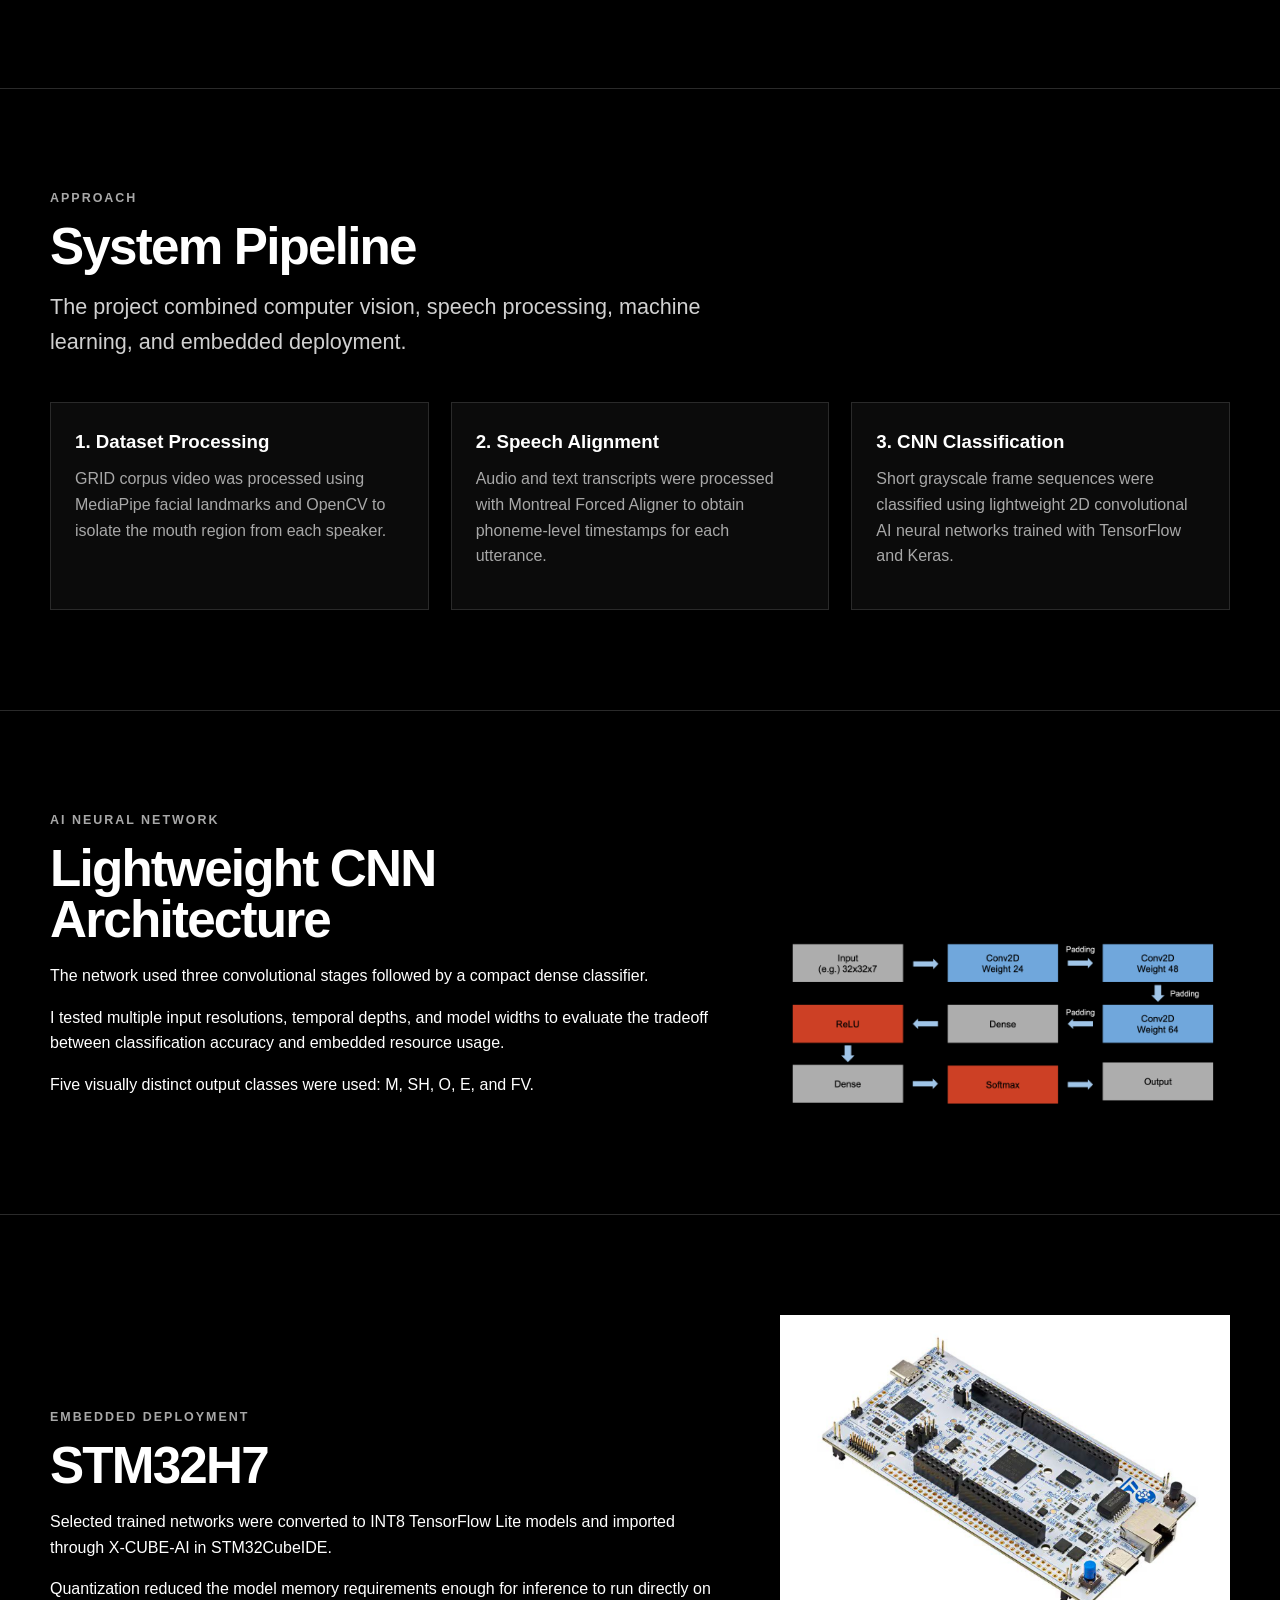
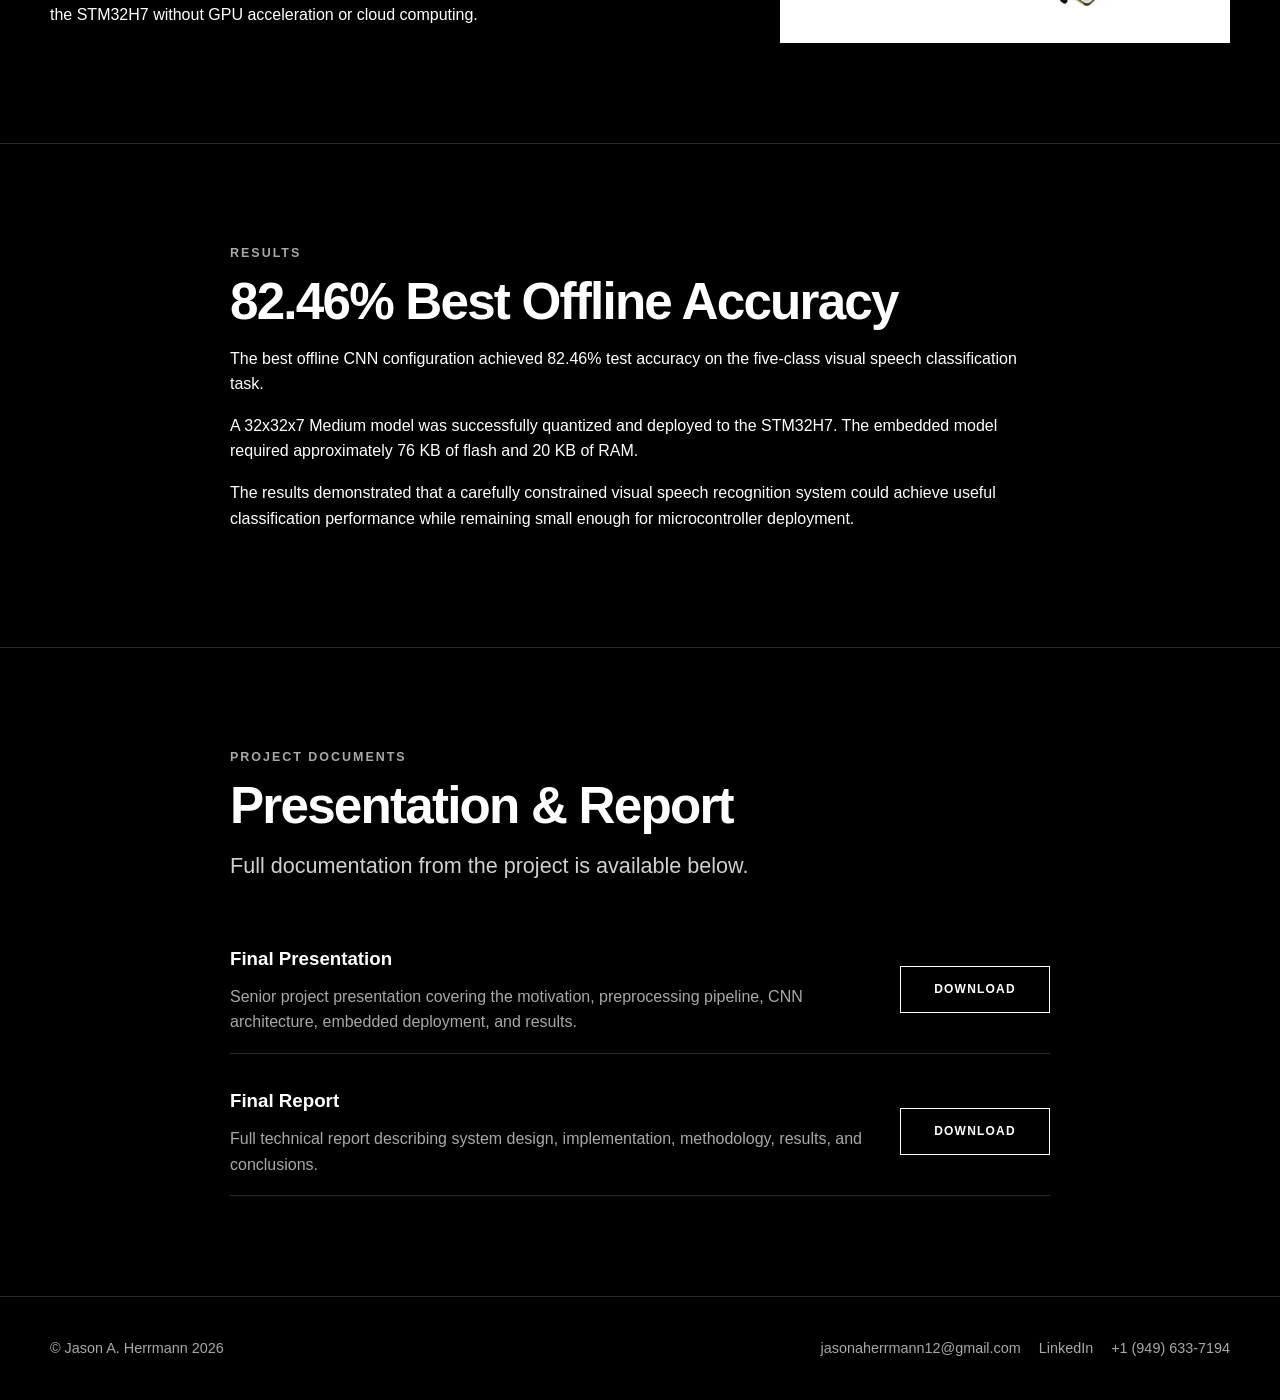
<file: page-one.html>
<!DOCTYPE html>
<html lang="en">

<head>
  <meta charset="UTF-8">

  <meta name="viewport"
        content="width=device-width, initial-scale=1.0">

  <meta name="description"
        content="Jason Herrmann senior project: embedded visual speech recognition using a lightweight CNN on STM32H7.">

  <title>
    Senior Project | Jason A. Herrmann's Portfolio
  </title>

  <link rel="stylesheet" href="assets/css/style.css">
</head>


<body>


<header class="site-header">

  <div class="container navbar">

    <a class="brand" href="index.html">
      Jason A. Herrmann
    </a>


    <button
      class="nav-toggle"
      aria-expanded="false"
      aria-label="Open navigation">
      MENU
    </button>


    <ul class="nav-links">

      <li>
        <a href="index.html">Home</a>
      </li>

      <li>
        <a href="about.html">About</a>
      </li>


      <li class="dropdown">

        <button
          class="dropdown-button"
          aria-expanded="false">

          Projects ▾

        </button>

        <ul class="dropdown-menu">

          <li>
            <a href="page-one.html">
              My Senior Project
            </a>
          </li>

          <li>
            <a href="page-two.html">
              Noisemaker PCB
            </a>
          </li>

          <li>
            <a href="page-three.html">
              Coming Soon...
            </a>
          </li>

        </ul>

      </li>


      <li class="dropdown">

        <button
          class="dropdown-button"
          aria-expanded="false">

          Resources ▾

        </button>

        <ul class="dropdown-menu">

          <li>
            <a href="gallery.html">
              Gallery
            </a>
          </li>

          <li>
            <a href="downloads.html">
              Downloads
            </a>
          </li>

        </ul>

      </li>


      <li>
        <a href="contact.html">
          Contact
        </a>
      </li>

    </ul>

  </div>

</header>



<main>



<section class="page-header">

  <div class="container">

    <p class="kicker">
      Senior Project
    </p>

    <h1>
      VSR on Embedded Microcontroller
    </h1>

    <p class="lead">
      A lightweight Visual Speech Recognition (commonly known as VSR or "lip reading") AI model
      designed to classify visually distinct speech sounds
      using a convolutional neural network running on
      constrained STM32H7 embedded hardware.
    </p>

  </div>

</section>


<section class="section">

  <div class="container hero-grid">

    <div>

      <p class="kicker">
        Project Overview
      </p>

      <h2>
        Visual Speech Recognition at the Edge
      </h2>

      <p>
        Modern visual speech recognition systems often rely
        on large ai models, large datasets, and GPU-class
        computing resources.
      </p>

      <p>
        My goal was to determine whether the problem could be
        reduced enough to run meaningfully on a microcontroller.
        Instead of performing complete word or sentence-level
        lip reading, I developed a five-class visual phoneme
        classifier using short sequences of grayscale mouth images.
      </p>

    </div>

    <img src="assets/images/Screenshot 2026-09-09 at 9.59.16 PM.png" alt="transform image"

  </div>

</section>


<section class="section narrow">

  <div class="container">

    <p class="kicker">
      Design Challenge
    </p>

    <h2>
      Reducing a GPU-scale problem
    </h2>

    <p>
      Full-scale visual speech recognition systems typically use
      large convolutional or recurrent neural networks operating
      on complete video sequences.
    </p>

    <p>
      My design instead focused on reducing both the input data
      and the neural network. Video was cropped to the mouth region,
      converted to grayscale, divided into short temporal windows,
      and represented as compact NumPy arrays.
    </p>

    <p>
      This significantly reduced the amount of information that
      needed to be processed while preserving the mouth motion
      required for classification.
    </p>

  </div>

</section>


<section class="section">

  <div class="container">

    <div class="section-header">

      <p class="kicker">
        Approach
      </p>

      <h2>
        System Pipeline
      </h2>

      <p class="lead">
        The project combined computer vision, speech processing,
        machine learning, and embedded deployment.
      </p>

    </div>


    <div class="grid">


      <article class="card">

        <h3>
          1. Dataset Processing
        </h3>

        <p>
          GRID corpus video was processed using MediaPipe
          facial landmarks and OpenCV to isolate the mouth
          region from each speaker.
        </p>

      </article>


      <article class="card">

        <h3>
          2. Speech Alignment
        </h3>

        <p>
          Audio and text transcripts were processed with
          Montreal Forced Aligner to obtain phoneme-level
          timestamps for each utterance.
        </p>

      </article>


      <article class="card">

        <h3>
          3. CNN Classification
        </h3>

        <p>
          Short grayscale frame sequences were classified
          using lightweight 2D convolutional AI neural networks
          trained with TensorFlow and Keras.
        </p>

      </article>


    </div>

  </div>

</section>




<section class="section">

  <div class="container hero-grid">

    <div>

      <p class="kicker">
        AI Neural Network
      </p>

      <h2>
        Lightweight CNN Architecture
      </h2>

      <p>
        The network used three convolutional stages followed
        by a compact dense classifier.
      </p>

      <p>
        I tested multiple input resolutions, temporal depths,
        and model widths to evaluate the tradeoff between
        classification accuracy and embedded resource usage.
      </p>

      <p>
        Five visually distinct output classes were used:
        M, SH, O, E, and FV.
      </p>

    </div>

    <img src="assets/images/Screenshot 2026-09-09 at 10.03.51 PM.png" alt="transform image"

  </div>

</section>



<section class="section">

  <div class="container hero-grid">

    <div>

      <p class="kicker">
        Embedded Deployment
      </p>

      <h2>
        STM32H7
      </h2>

      <p>
        Selected trained networks were converted to INT8
        TensorFlow Lite models and imported through X-CUBE-AI
        in STM32CubeIDE.
      </p>

      <p>
        Quantization reduced the model memory requirements
        enough for inference to run directly on the STM32H7
        without GPU acceleration or cloud computing.
      </p>

    </div>


    <img src="assets/images/Screenshot 2026-09-09 at 9.51.16 PM.png" alt="STM32H7 Image">

  </div>

</section>



<section class="section narrow">

  <div class="container">

    <p class="kicker">
      Results
    </p>

    <h2>
      82.46% Best Offline Accuracy
    </h2>

    <p>
      The best offline CNN configuration achieved
      82.46% test accuracy on the five-class visual
      speech classification task.
    </p>

    <p>
      A 32x32x7 Medium model was successfully quantized
      and deployed to the STM32H7. The embedded model
      required approximately 76 KB of flash and 20 KB
      of RAM.
    </p>

    <p>
      The results demonstrated that a carefully constrained
      visual speech recognition system could achieve useful
      classification performance while remaining small enough
      for microcontroller deployment.
    </p>

  </div>

</section>


<section class="section narrow">

  <div class="container">

    <div class="section-header">

      <p class="kicker">
        Project Documents
      </p>

      <h2>
        Presentation & Report
      </h2>

      <p class="lead">
        Full documentation from the project is available below.
      </p>

    </div>


    <div class="download-list">




      <div class="download-item">

        <div>

          <h3>
            Final Presentation
          </h3>

          <p>
            Senior project presentation covering the motivation,
            preprocessing pipeline, CNN architecture, embedded
            deployment, and results.
          </p>

        </div>

        <a
          class="button"
          href="assets/images/Final Presentation Jason Herrmann Senior Project.pdf"
          download>

          Download

        </a>

      </div>





      <div class="download-item">

        <div>

          <h3>
            Final Report
          </h3>

          <p>
            Full technical report describing system design,
            implementation, methodology, results, and conclusions.
          </p>

        </div>

        <a
          class="button"
          href="assets/images/ECE 113D Final Report.pdf"
          download>

          Download

        </a>

      </div>


    </div>

  </div>

</section>



</main>




<footer class="site-footer">

  <div class="container footer-inner">

    <span>
      © Jason A. Herrmann 2026
    </span>

    <div class="footer-links">

      <a href="mailto:jasonaherrmann12@gmail.com">
        jasonaherrmann12@gmail.com
      </a>

      <a href="https://www.linkedin.com/in/jason-a-herrmann/">
        LinkedIn
      </a>

      <a>
        +1 (949) 633-7194
      </a>

    </div>

  </div>

</footer>


<script src="assets/js/main.js"></script>

</body>

<!-- Cloudflare Web Analytics --><script type='module' src='https://static.cloudflareinsights.com/beacon.min.js' data-cf-beacon='{"token": "ed3e31ca980144f69fb7b0af1544d131"}'></script><!-- End Cloudflare Web Analytics -->

</html>
</file>
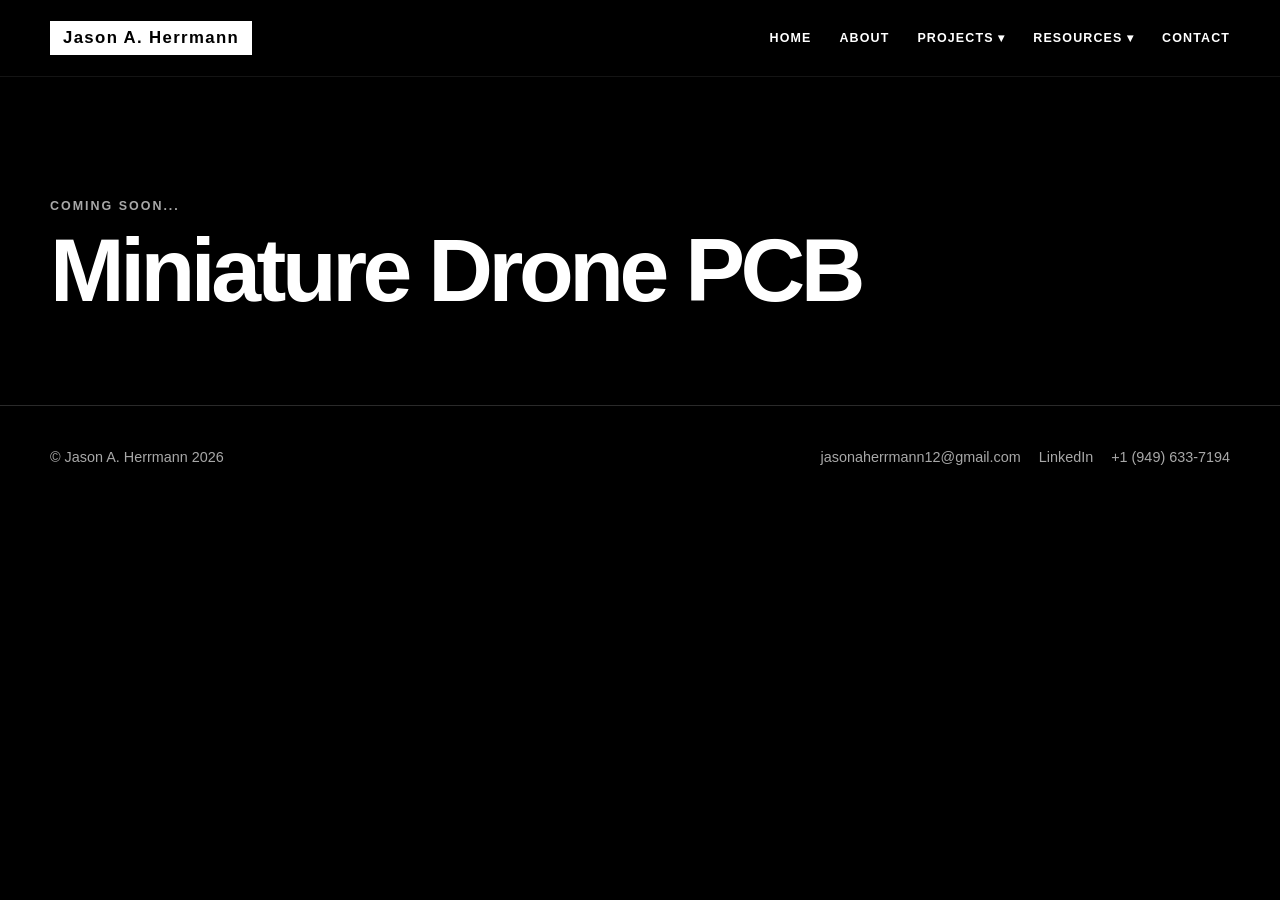
<file: page-three.html>
<!DOCTYPE html>
<html lang="en">
<head>
  <meta charset="UTF-8">
  <meta name="viewport" content="width=device-width, initial-scale=1.0">
  <meta name="description" content="Personal portfolio website miniature drone PCB page.">
  <title>Miniature Drone PCB | Jason A. Herrmann's Portfolio</title>
  <link rel="stylesheet" href="assets/css/style.css">
</head>
<body>
<header class="site-header">
  <div class="container navbar">
    <a class="brand" href="index.html">Jason A. Herrmann</a>

    <button class="nav-toggle" aria-expanded="false" aria-label="Open navigation">
      MENU
    </button>

    <ul class="nav-links">
      <li><a href="index.html">Home</a></li>
      <li><a href="about.html">About</a></li>

      <li class="dropdown">
        <button class="dropdown-button" aria-expanded="false">Projects ▾</button>
        <ul class="dropdown-menu">
          <li><a href="page-one.html">My Senior Project</a></li>
          <li><a href="page-two.html">Noisemaker PCB</a></li>
          <li><a href="page-three.html">Coming Soon...</a></li>
        </ul>
      </li>

      <li class="dropdown">
        <button class="dropdown-button" aria-expanded="false">Resources ▾</button>
        <ul class="dropdown-menu">
          <li><a href="gallery.html">Gallery</a></li>
          <li><a href="downloads.html">Downloads</a></li>
        </ul>
      </li>

      <li><a href="contact.html">Contact</a></li>
    </ul>
  </div>
</header>

<main>
<section class="page-header">
  <div class="container">
    <p class="kicker">Coming Soon...</p>
    <h1>Miniature Drone PCB</h1>
    <p class="lead">

    </p>
  </div>
</section>



<footer class="site-footer">
  <div class="container footer-inner">
    <span>© Jason A. Herrmann 2026</span>
    <div class="footer-links">
      <a href="mailto:jasonaherrmann12@gmail.com">jasonaherrmann12@gmail.com</a>
      <a href="https://www.linkedin.com/in/jason-a-herrmann/">LinkedIn</a>
      <a> +1 (949) 633-7194 </a>
    </div>
  </div>
</footer>

<script src="assets/js/main.js"></script>
</body>

<!-- Cloudflare Web Analytics --><script type='module' src='https://static.cloudflareinsights.com/beacon.min.js' data-cf-beacon='{"token": "ed3e31ca980144f69fb7b0af1544d131"}'></script><!-- End Cloudflare Web Analytics -->

</html>
</file>
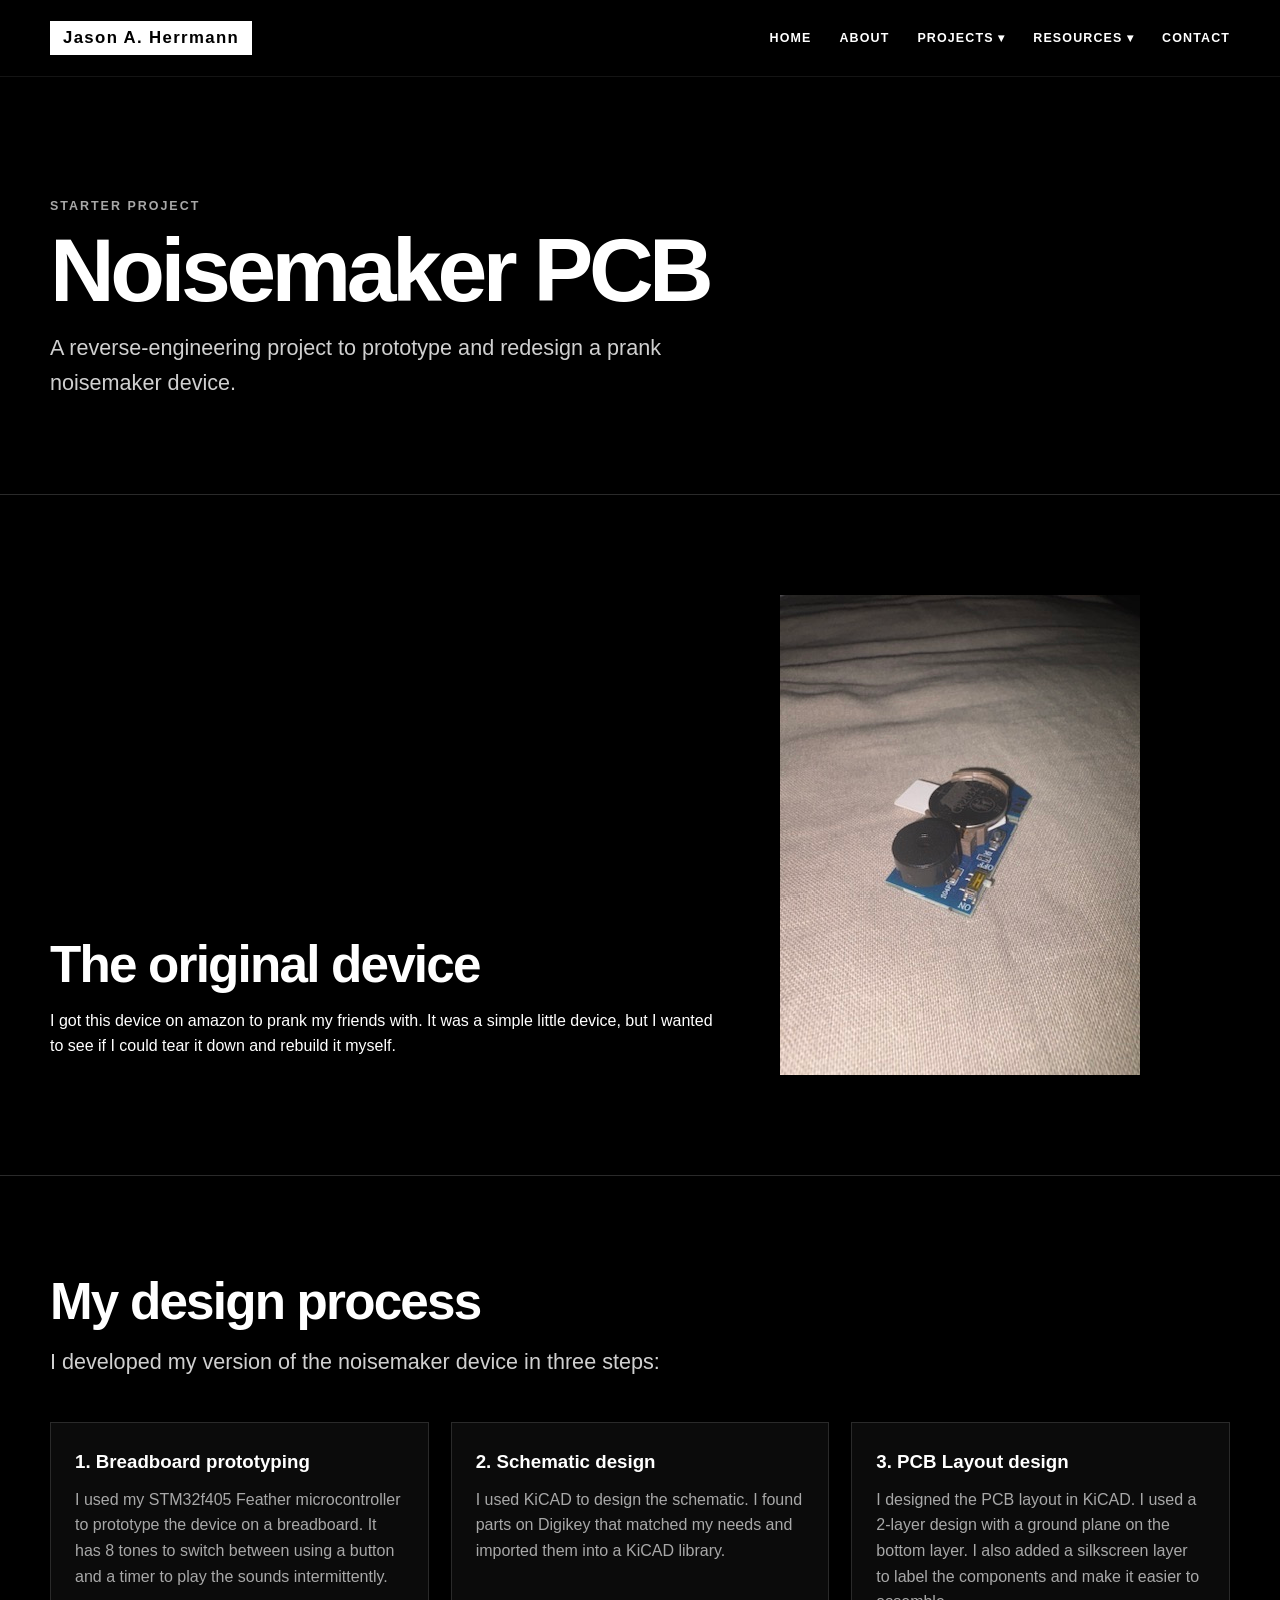
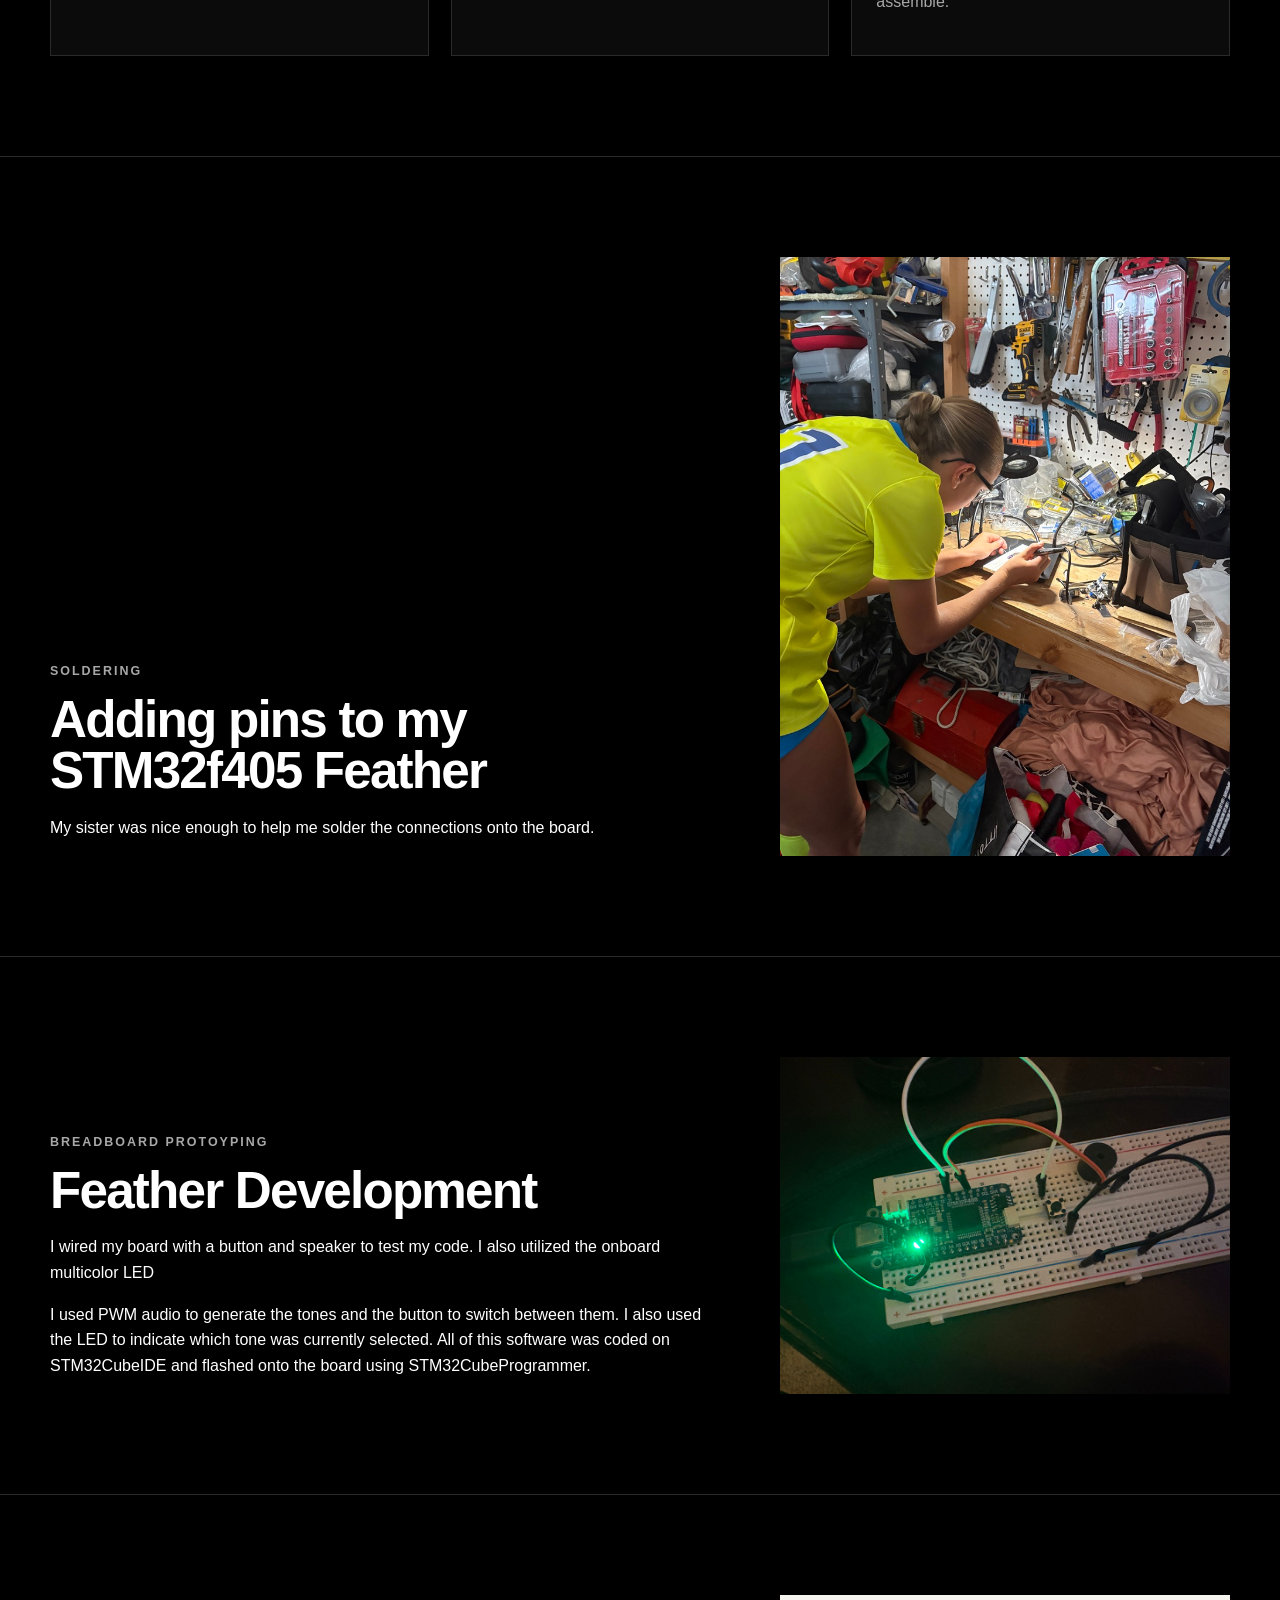
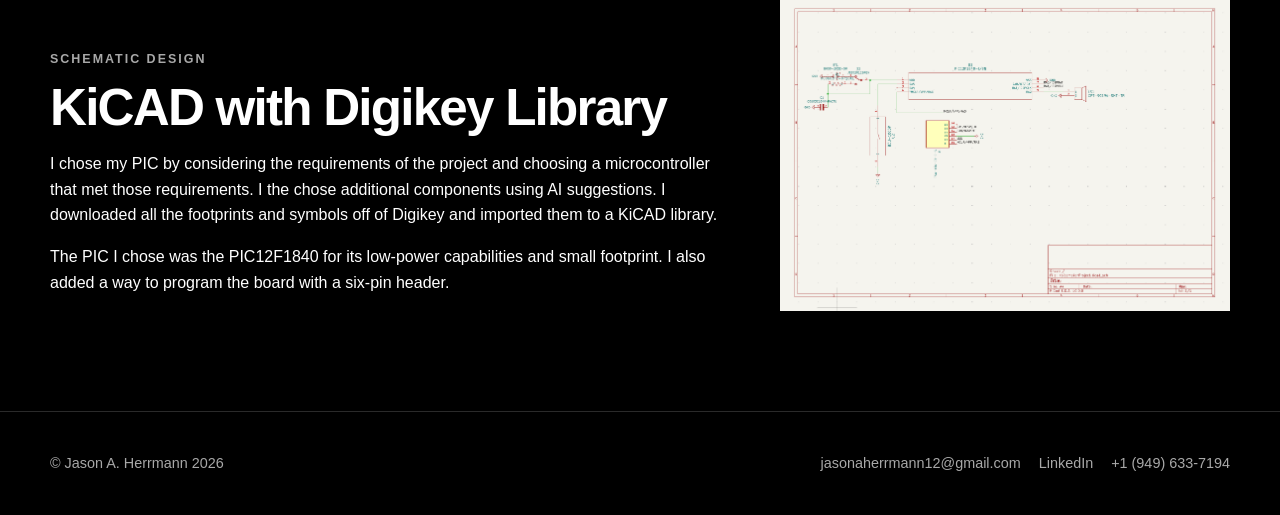
<file: page-two.html>
<!DOCTYPE html>
<html lang="en">
<head>
  <meta charset="UTF-8">
  <meta name="viewport" content="width=device-width, initial-scale=1.0">
  <meta name="description" content="Personal portfolio website noisemaker project.">
  <title>Noisemaker Project | Jason A. Herrmann's Portfolio</title>
  <link rel="stylesheet" href="assets/css/style.css">
</head>
<body>
<header class="site-header">
  <div class="container navbar">
    <a class="brand" href="index.html">Jason A. Herrmann</a>

    <button class="nav-toggle" aria-expanded="false" aria-label="Open navigation">
      MENU
    </button>

    <ul class="nav-links">
      <li><a href="index.html">Home</a></li>
      <li><a href="about.html">About</a></li>

      <li class="dropdown">
        <button class="dropdown-button" aria-expanded="false">Projects ▾</button>
        <ul class="dropdown-menu">
          <li><a href="page-one.html">My Senior Project</a></li>
          <li><a href="page-two.html">Noisemaker PCB</a></li>
          <li><a href="page-three.html">Coming Soon...</a></li>
        </ul>
      </li>
      
      <li class="dropdown">
        <button class="dropdown-button" aria-expanded="false">Resources ▾</button>
        <ul class="dropdown-menu">
          <li><a href="gallery.html">Gallery</a></li>
          <li><a href="downloads.html">Downloads</a></li>
        </ul>
      </li>

      <li><a href="contact.html">Contact</a></li>
    </ul>
  </div>
</header>

<main>
<section class="page-header">
  <div class="container">
    <p class="kicker">Starter Project</p>
    <h1>Noisemaker PCB</h1>
    <p class="lead">
      A reverse-engineering project to prototype and redesign a prank noisemaker device.
    </p>
  </div>
</section>

<section class="section">

  <div class="container hero-grid">

    <div>

      <h2>
        The original device
      </h2>

      <p>
        I got this device on amazon to prank my friends with. 
        It was a simple little device, but I wanted to see if 
        I could tear it down and rebuild it myself.
      </p>

    </div>

    <img src="assets/images/6AA764E2-61A6-4552-AE36-D116467733F9_4_5005_c.jpeg" alt="Original Noisemaker Device">

  </div>

</section>

<section class="section">

  <div class="container">

    <div class="section-header">

      <h2>
        My design process
      </h2>

      <p class="lead">
        I developed my version of the noisemaker device in three steps:
      </p>

    </div>


    <div class="grid">


      <article class="card">

        <h3>
          1. Breadboard prototyping
        </h3>

        <p>
          I used my STM32f405 Feather microcontroller to 
          prototype the device on a breadboard. It has 8 tones
          to switch between using a button and a timer to play
          the sounds intermittently.
        </p>

      </article>


      <article class="card">

        <h3>
          2. Schematic design
        </h3>

        <p>
          I used KiCAD to design the schematic. I found parts 
          on Digikey that matched my needs and imported them into
          a KiCAD library.
        </p>

      </article>


      <article class="card">

        <h3>
          3. PCB Layout design
        </h3>

        <p>
          I designed the PCB layout in KiCAD. I used a 2-layer design 
          with a ground plane on the bottom layer. I also added a 
          silkscreen layer to label the components and make it 
          easier to assemble.
        </p>

      </article>


    </div>

  </div>

</section>

<section class="section">

  <div class="container hero-grid">

    <div>

      <p class="kicker">
        Soldering
      </p>

      <h2>
        Adding pins to my STM32f405 Feather
      </h2>

      <p>
        My sister was nice enough to help me solder the connections
        onto the board.
      </p>

    </div>


    <img src="assets/images/0FCF557B-47FF-41EF-AE68-E4C12094D708_1_105_c.jpeg" alt="sistersoldering">

  </div>

</section>

<section class="section">

  <div class="container hero-grid">

    <div>

      <p class="kicker">
        Breadboard Protoyping
      </p>

      <h2>
        Feather Development
      </h2>

      <p>
        I wired my board with a button and speaker to
        test my code. I also utilized the onboard multicolor LED
      </p>

      <p>
        I used PWM audio to generate the tones and the button to switch between them.
        I also used the LED to indicate which tone was currently 
        selected. All of this software was coded on STM32CubeIDE and flashed onto the board
        using STM32CubeProgrammer. 
      </p>

    </div>


    <img src="assets/images/DF6E9918-CD70-4D0B-B8E3-2183D3B954D6_1_105_c.jpeg" alt="breadboard">

  </div>

</section>

<section class="section">

  <div class="container hero-grid">

    <div>

      <p class="kicker">
        Schematic Design
      </p>

      <h2>
        KiCAD with Digikey Library
      </h2>

      <p>
        I chose my PIC by considering the requirements of the project and choosing a microcontroller that met those requirements. 
        I the chose additional components using AI suggestions. I downloaded all the footprints and symbols off of Digikey
        and imported them to a KiCAD library.
      </p>

      <p>
        The PIC I chose was the PIC12F1840 for its low-power capabilities and small footprint.
        I also added a way to program the board with a six-pin header. 
      </p>

    </div>


    <img src="assets/images/Screenshot 2026-09-23 at 10.28.45 PM.png" alt="schematic">

  </div>

</section>

<footer class="site-footer">
  <div class="container footer-inner">
    <span>© Jason A. Herrmann 2026</span>
    <div class="footer-links">
      <a href="mailto:jasonaherrmann12@gmail.com">jasonaherrmann12@gmail.com</a>
      <a href="https://www.linkedin.com/in/jason-a-herrmann/">LinkedIn</a>
      <a> +1 (949) 633-7194 </a>
    </div>
  </div>
</footer>

<script src="assets/js/main.js"></script>
</body>

<!-- Cloudflare Web Analytics --><script type='module' src='https://static.cloudflareinsights.com/beacon.min.js' data-cf-beacon='{"token": "ed3e31ca980144f69fb7b0af1544d131"}'></script><!-- End Cloudflare Web Analytics -->

</html>
</file>
<file: assets/css/style.css>
:root {
  --bg: #000000;
  --panel: #0b0b0b;
  --text: #ffffff;
  --muted: #a8a8a8;
  --line: #2a2a2a;
  --max-width: 1180px;
  --nav-height: 76px;
}

* {
  box-sizing: border-box;
}

html {
  scroll-behavior: smooth;
}

body {
  margin: 0;
  background: var(--bg);
  color: var(--text);
  font-family: Arial, Helvetica, sans-serif;
  line-height: 1.6;
}

img {
  display: block;
  max-width: 100%;
}

a {
  color: inherit;
}

.container {
  width: min(calc(100% - 40px), var(--max-width));
  margin-inline: auto;
}

/* ---------- NAVIGATION ---------- */

.site-header {
  position: sticky;
  top: 0;
  z-index: 1000;

  border-bottom: 1px solid rgba(255,255,255,0.08);
  background: rgba(0,0,0,0.92);
  backdrop-filter: blur(12px);
}

.navbar {
  min-height: var(--nav-height);

  display: flex;
  align-items: center;
  justify-content: space-between;

  gap: 28px;
}

.brand {
  display: inline-flex;
  align-items: center;

  color: black;
  background: white;

  text-decoration: none;

  font-size: 1.05rem;
  font-weight: 700;
  letter-spacing: 0.08em;

  padding: 8px 12px;

  border: 1px solid white;

  line-height: 1;
}

.nav-toggle {
  display: none;

  border: 1px solid var(--line);
  background: transparent;
  color: white;

  padding: 9px 12px;

  cursor: pointer;
}

.nav-links {
  list-style: none;

  display: flex;
  align-items: center;

  gap: 28px;

  margin: 0;
  padding: 0;
}

.nav-links > li {
  position: relative;

  display: flex;
  align-items: center;
}

/* Normal links AND dropdown buttons now share
   exactly the same sizing/alignment */
.nav-links > li > a,
.dropdown-button {
  display: flex;
  align-items: center;
  justify-content: center;

  height: 40px;
  padding: 0;

  text-decoration: none;
  color: var(--text);

  background: transparent;
  border: 0;

  font-family: inherit;
  font-size: 0.78rem;
  font-weight: 700;
  letter-spacing: 0.09em;

  line-height: 1;

  text-transform: uppercase;

  cursor: pointer;
}

.nav-links > li > a:hover,
.nav-links > li > a:focus-visible,
.dropdown-button:hover,
.dropdown-button:focus-visible {
  color: var(--muted);
}


/* ---------- DROPDOWN ---------- */

.dropdown-menu {
  position: absolute;

  top: calc(100% + 10px);
  left: -18px;

  min-width: 190px;

  margin: 0;
  padding: 8px;

  list-style: none;

  border: 1px solid var(--line);
  background: #070707;

  opacity: 0;
  visibility: hidden;

  transform: translateY(-6px);

  transition: 0.18s ease;
}

.dropdown:hover .dropdown-menu,
.dropdown:focus-within .dropdown-menu,
.dropdown.open .dropdown-menu {
  opacity: 1;
  visibility: visible;

  transform: translateY(0);
}

.dropdown-menu li {
  display: block;
}

.dropdown-menu a {
  display: block;

  height: auto;

  padding: 10px 12px;

  white-space: nowrap;

  text-decoration: none;

  color: var(--text);

  font-size: 0.78rem;
  font-weight: 700;
  letter-spacing: 0.09em;

  line-height: 1.4;
}

.dropdown-menu a:hover {
  background: #111;
  color: white;
}

/* ---------- GENERIC PAGE ELEMENTS ---------- */

.hero {
  min-height: calc(100vh - var(--nav-height));
  display: grid;
  align-items: end;
  padding: 8vh 0 10vh;
}

.hero-grid {
  display: grid;
  grid-template-columns: 1.2fr 0.8fr;
  gap: 56px;
  align-items: end;
}

.kicker {
  margin: 0 0 12px;
  color: var(--muted);
  font-size: 0.78rem;
  font-weight: 700;
  letter-spacing: 0.16em;
  text-transform: uppercase;
}

h1,
h2,
h3,
p {
  margin-top: 0;
}

h1 {
  margin-bottom: 20px;
  font-size: clamp(3rem, 8vw, 7rem);
  line-height: 0.92;
  letter-spacing: -0.05em;
}

h2 {
  margin-bottom: 18px;
  font-size: clamp(2rem, 4vw, 4rem);
  line-height: 1;
  letter-spacing: -0.035em;
}

h3 {
  margin-bottom: 10px;
}

.lead {
  max-width: 700px;
  color: #d0d0d0;
  font-size: clamp(1.05rem, 1.8vw, 1.35rem);
}

.button-row {
  display: flex;
  flex-wrap: wrap;
  gap: 12px;
  margin-top: 30px;
}

.button {
  display: inline-block;
  min-width: 150px;
  padding: 13px 18px;
  border: 1px solid white;
  text-align: center;
  text-decoration: none;
  font-size: 0.75rem;
  font-weight: 700;
  letter-spacing: 0.1em;
  text-transform: uppercase;
  transition: 0.18s ease;
}

.button:hover {
  background: white;
  color: black;
}

.button.secondary {
  border-color: var(--line);
}

.section {
  padding: 100px 0;
  border-top: 1px solid var(--line);
}

.section.narrow .container {
  max-width: 820px;
}

.section.narrow img {
  display: block;
  max-width: 100%;
  height: auto;
  margin: 16px 0 32px;
}

.section-header {
  margin-bottom: 42px;
}

.grid {
  display: grid;
  grid-template-columns: repeat(3, 1fr);
  gap: 22px;
}

.card {
  padding: 24px;
  border: 1px solid var(--line);
  background: var(--panel);
}

.card p {
  color: var(--muted);
}

.card a {
  text-decoration: none;
}

.text-link {
  display: inline-block;
  margin-top: 12px;
  font-size: 0.78rem;
  font-weight: 700;
  letter-spacing: 0.08em;
  text-transform: uppercase;
  text-decoration: none;
}

.text-link:hover {
  text-decoration: underline;
}

/* ---------- IMAGE / MEDIA AREAS ---------- */

.media-frame {
  overflow: hidden;
  border: 1px solid var(--line);
  background: #090909;
}

.media-frame img {
  width: 100%;
  height: auto;
}

.media-placeholder {
  min-height: 360px;
  display: grid;
  place-items: center;
  padding: 30px;
  border: 1px dashed #444;
  background:
    linear-gradient(135deg, #0b0b0b 0%, #131313 100%);
  color: #777;
  text-align: center;
}

.media-placeholder.small {
  min-height: 220px;
}

.caption {
  margin-top: 10px;
  color: #777;
  font-size: 0.86rem;
}

.image-grid {
  display: grid;
  grid-template-columns: repeat(2, 1fr);
  gap: 20px;

  margin: 0px 0;
}

.image-grid-item {
  overflow: hidden;
}

.image-grid-item img {
  display: block;
  width: 100%;
  height: 350px;

  object-fit: cover;
}
.image-grid.three {
  grid-template-columns: repeat(3, 1fr);
}


/* ---------- DOWNLOADS ---------- */

.download-list {
  display: grid;
  gap: 14px;
}

.download-item {
  display: flex;
  align-items: center;
  justify-content: space-between;
  gap: 24px;
  padding: 18px 0;
  border-bottom: 1px solid var(--line);
}

.download-item p {
  margin: 0;
  color: var(--muted);
}

.download-item a {
  white-space: nowrap;
}

/* ---------- SIMPLE PAGE HEADER ---------- */

.page-header {
  padding: 120px 0 72px;
}

.page-header h1 {
  font-size: clamp(3rem, 7vw, 6rem);
}

/* ---------- FOOTER ---------- */

.site-footer {
  padding: 40px 0;
  border-top: 1px solid var(--line);
  color: var(--muted);
  font-size: 0.9rem;
}

.footer-inner {
  display: flex;
  justify-content: space-between;
  gap: 24px;
  flex-wrap: wrap;
}

.footer-links {
  display: flex;
  gap: 18px;
  flex-wrap: wrap;
}

.footer-links a {
  text-decoration: none;
}

/* ---------- MOBILE ---------- */

@media (max-width: 820px) {

  .nav-toggle {
    display: block;
  }

  .nav-links {
    position: absolute;

    top: var(--nav-height);
    left: 0;
    right: 0;

    display: none;

    flex-direction: column;
    align-items: stretch;

    gap: 0;

    padding: 12px 20px 20px;

    border-bottom: 1px solid var(--line);

    background: #050505;
  }

  .nav-links.active {
    display: flex;
  }

  .nav-links > li {
    display: flex;
    flex-direction: column;
    align-items: stretch;

    border-bottom: 1px solid #181818;
  }

  .nav-links > li > a,
  .dropdown-button {
    width: 100%;
    height: 44px;

    justify-content: flex-start;

    padding: 0;

    text-align: left;
  }

  .dropdown-menu {
    position: static;

    display: none;

    width: 100%;
    min-width: 0;

    padding: 0 0 10px 14px;

    border: 0;

    background: transparent;

    opacity: 1;
    visibility: visible;

    transform: none;
  }

  .dropdown:hover .dropdown-menu,
  .dropdown:focus-within .dropdown-menu {
    display: none;
  }

  .dropdown.open .dropdown-menu {
    display: block;
  }
}

.centered-container {
  width: min(calc(100% - 40px), 900px);
  margin: 0 auto;

  text-align: center;
}

.centered-container p {
  max-width: 700px;
  margin-left: auto;
  margin-right: auto;
}

.centered-buttons {
  justify-content: center;
}

/* ---------- MOBILE CONTENT LAYOUT ---------- */

@media (max-width: 820px) {

  .grid {
    grid-template-columns: 1fr;
    gap: 20px;
    width: 100%;
  }

  .grid > *,
  .card {
    width: 100%;
    min-width: 0;
  }


  .hero-grid {
    grid-template-columns: 1fr;
    gap: 32px;
    align-items: start;
  }

  .hero-grid > * {
    width: 100%;
    min-width: 0;
  }

  .hero-grid img {
    width: 100%;
    height: auto;
    max-width: 100%;
  }


  .image-grid,
  .image-grid.three {
    grid-template-columns: 1fr;
  }

}
</file>
